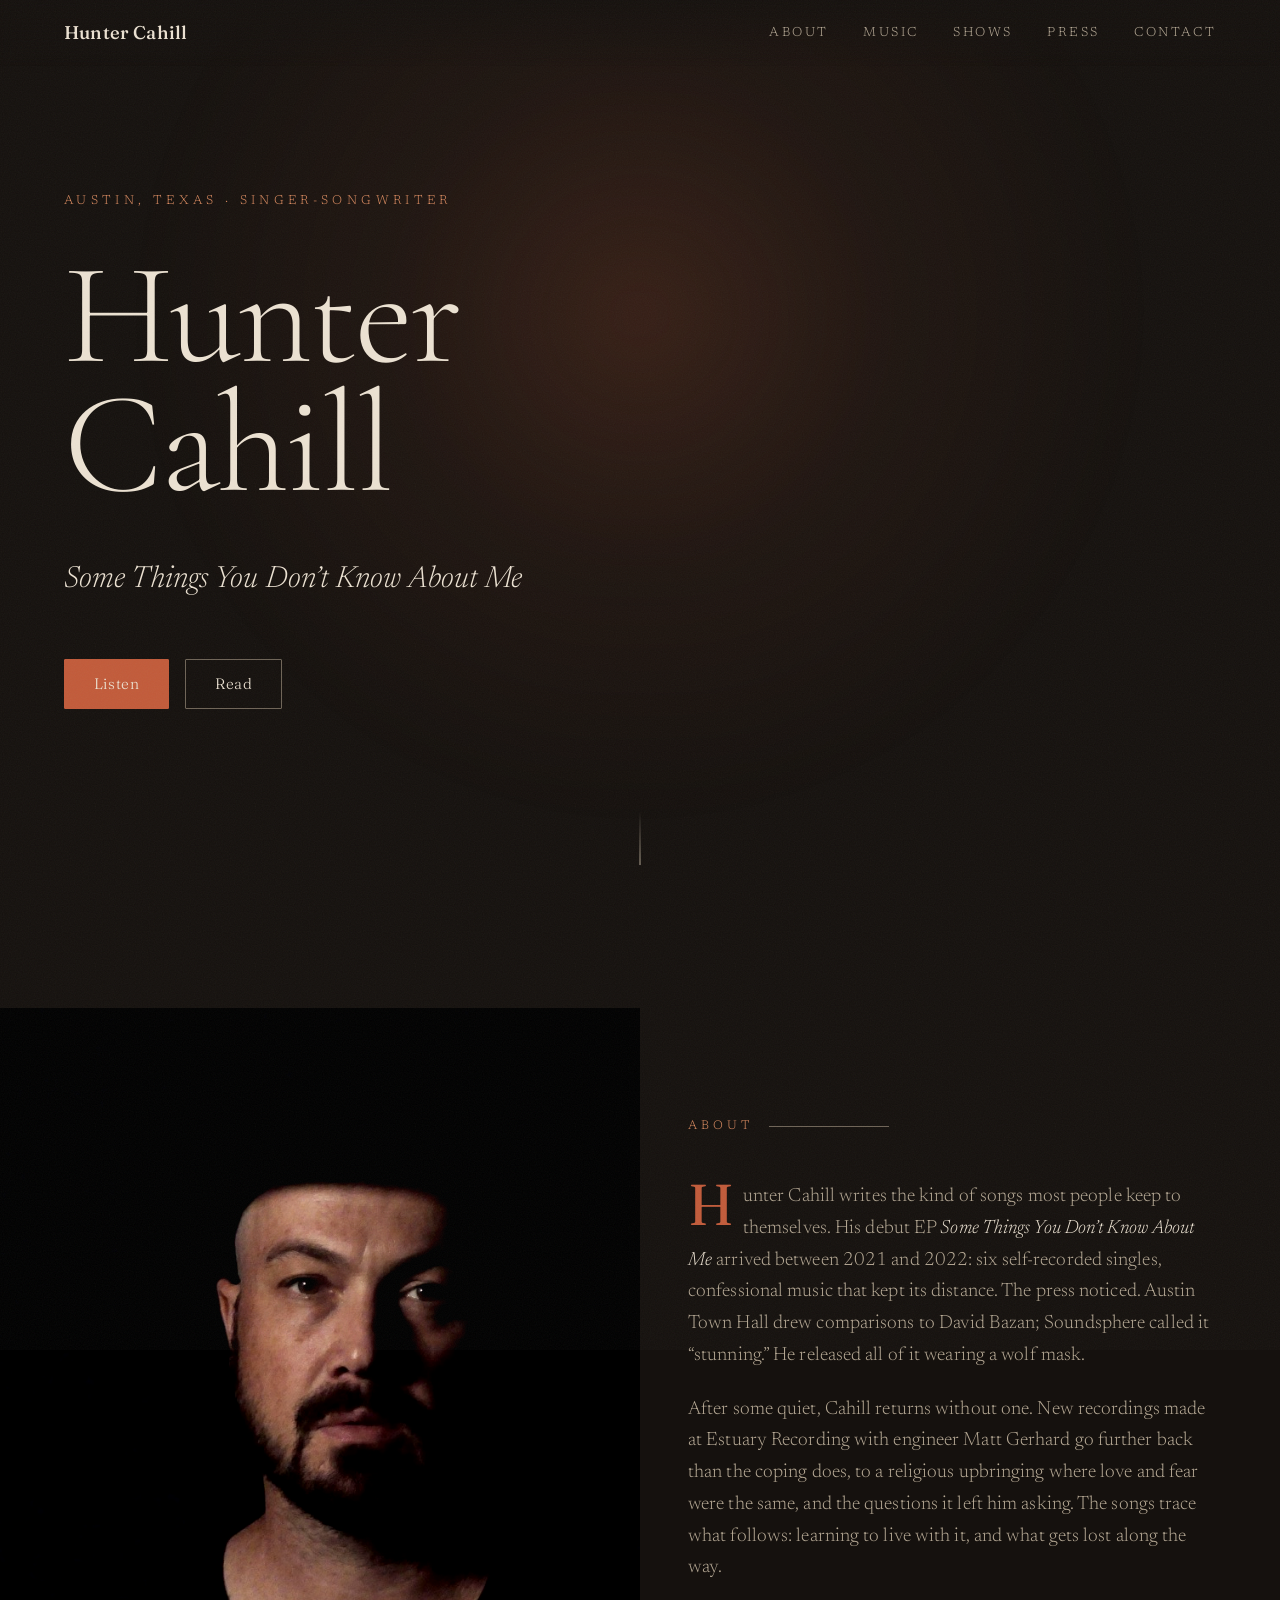
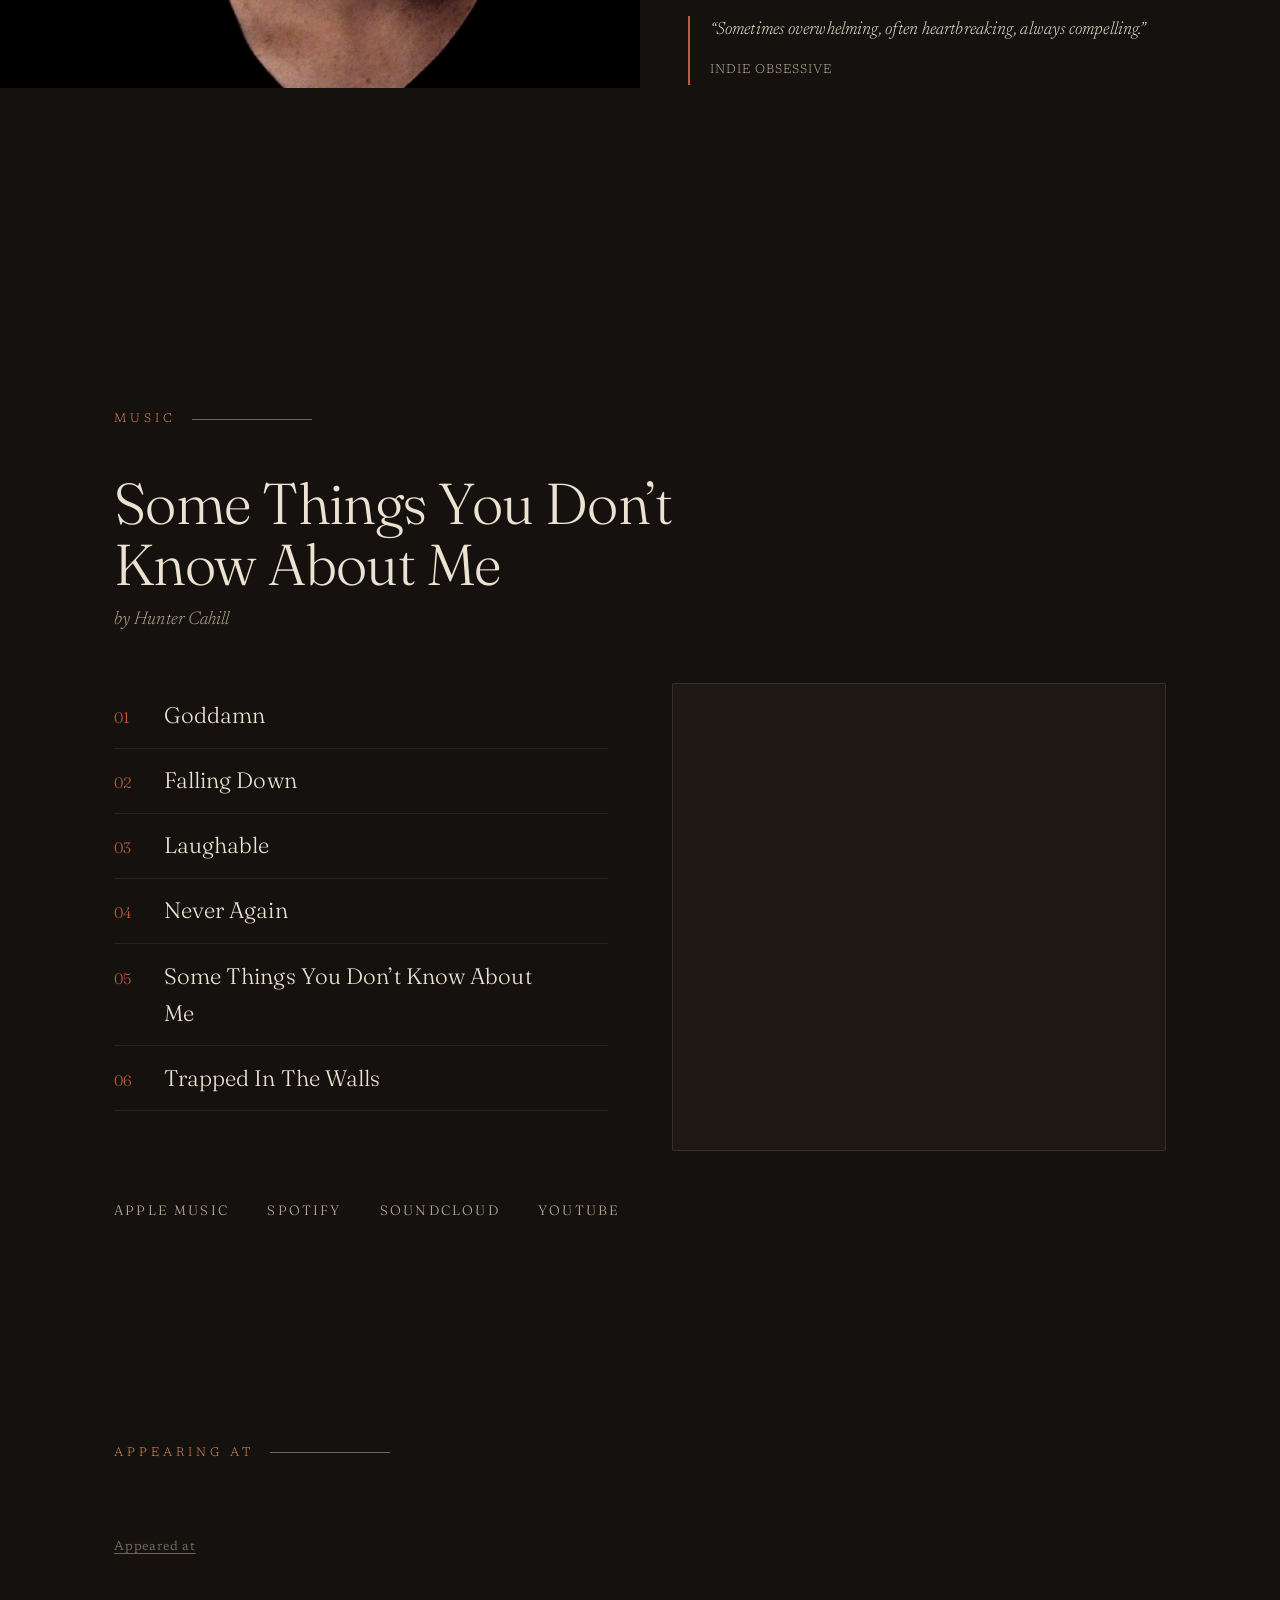
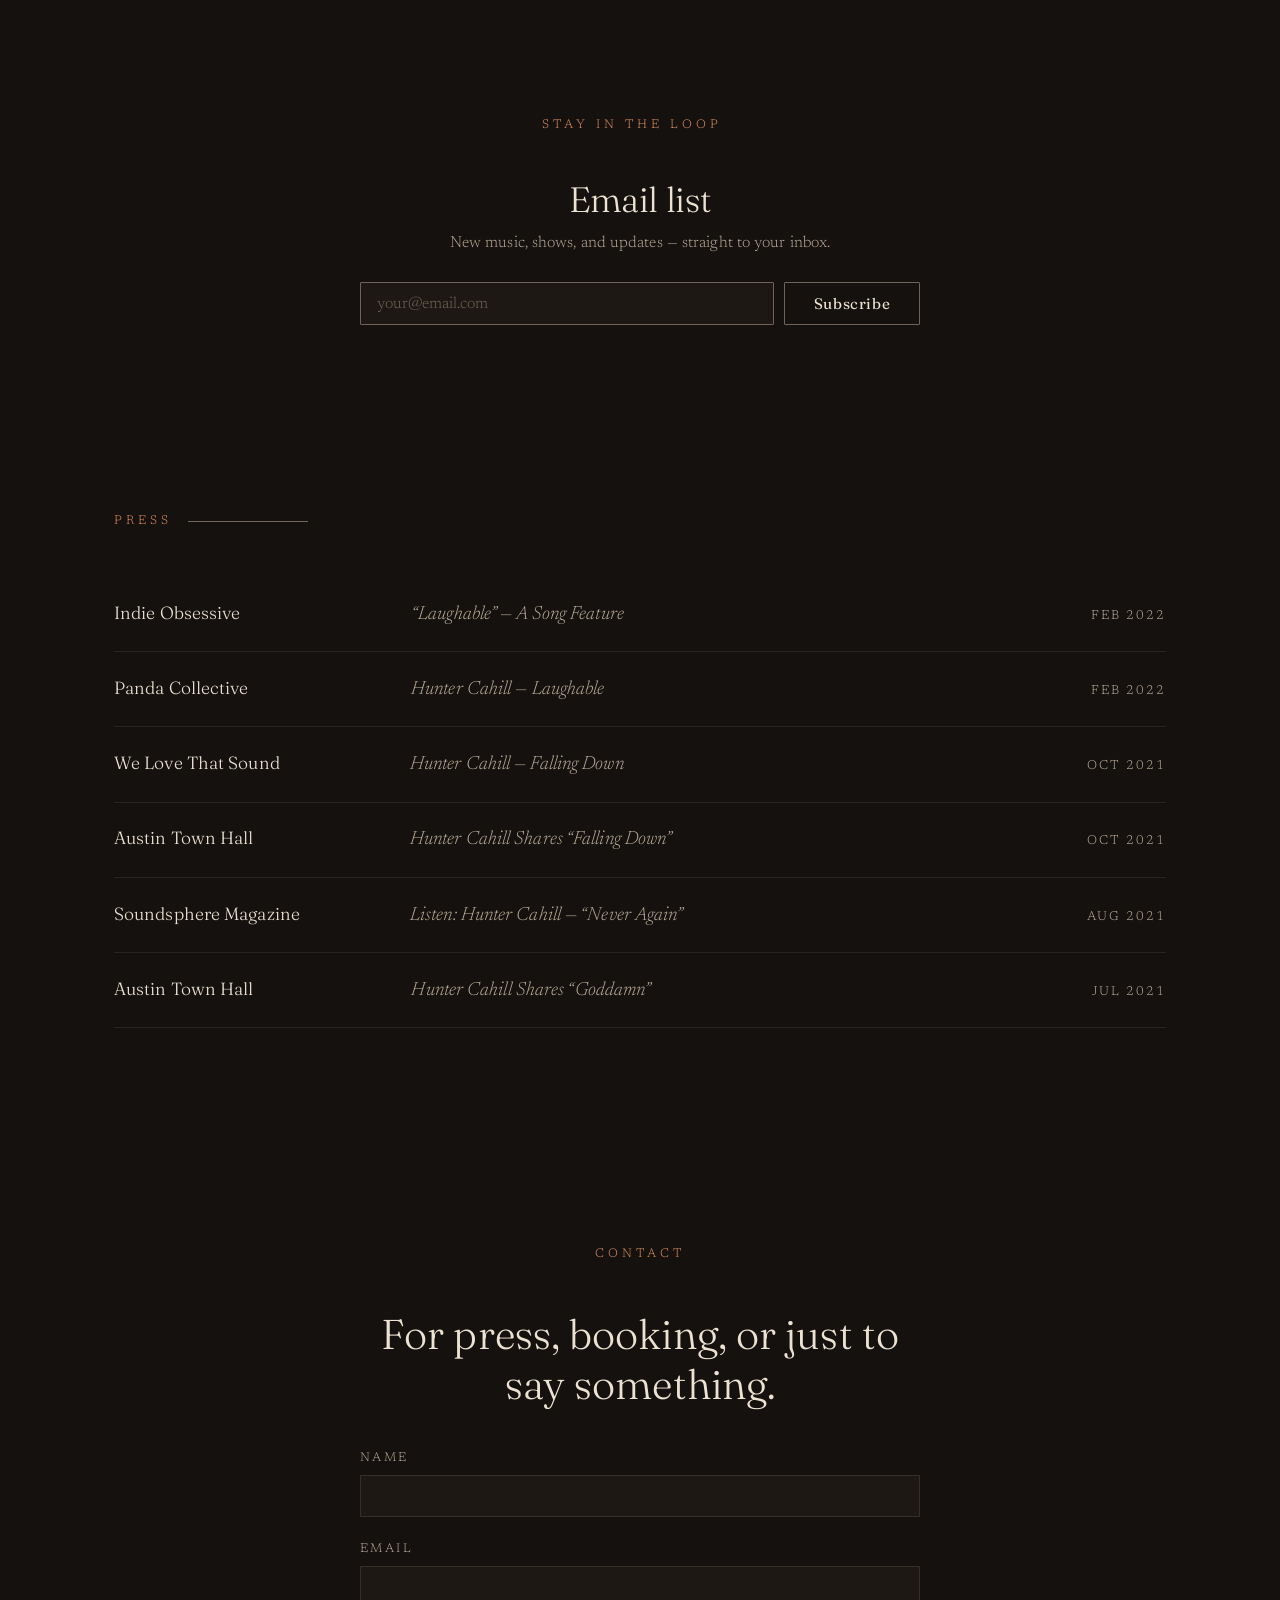
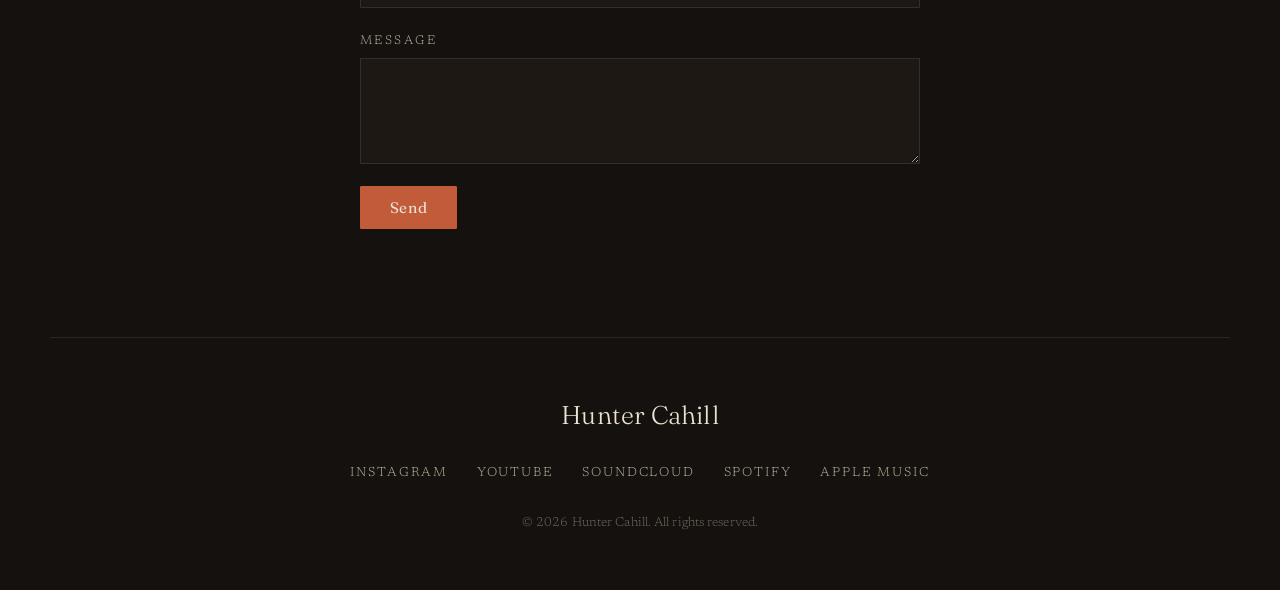
<file: index.html>
<!DOCTYPE html>
<html lang="en">
<head>
  <meta charset="UTF-8" />
  <meta name="viewport" content="width=device-width, initial-scale=1.0" />
  <script>document.documentElement.className += " js";</script>
  <title>Hunter Cahill</title>
  <meta name="description" content="Austin, Texas singer-songwriter Hunter Cahill. The ache and honesty of life in its most raw state — comforting in its profound vulnerability." />

  <!-- Open Graph / social -->
  <meta property="og:type" content="website" />
  <meta property="og:site_name" content="Hunter Cahill" />
  <meta property="og:title" content="Hunter Cahill" />
  <meta property="og:description" content="Austin, Texas singer-songwriter. The ache and honesty of life in its most raw state." />
  <meta property="og:url" content="https://www.huntercahill.com" />
  <meta property="og:image" content="https://www.huntercahill.com/assets/img/og-image.jpg" />
  <meta name="twitter:card" content="summary_large_image" />
  <meta name="twitter:title" content="Hunter Cahill" />
  <meta name="twitter:image" content="https://www.huntercahill.com/assets/img/og-image.jpg" />

  <link rel="icon" type="image/svg+xml" href="/assets/favicon.svg" />
  <link rel="canonical" href="https://www.huntercahill.com" />

  <!-- Fonts: Fraunces (display) + Cormorant Garamond (hero) + Newsreader (body) -->
  <link rel="preconnect" href="https://fonts.googleapis.com" />
  <link rel="preconnect" href="https://fonts.gstatic.com" crossorigin />
  <link href="https://fonts.googleapis.com/css2?family=Cormorant+Garamond:wght@300;400&family=Fraunces:ital,opsz,wght@0,9..144,100..900;1,9..144,100..900&family=Newsreader:ital,opsz,wght@0,6..72,300..600;1,6..72,300..600&display=swap" rel="stylesheet" />

  <link rel="stylesheet" href="/css/styles.css" />
</head>
<body>
  <!-- Film grain overlay -->
  <div class="grain" aria-hidden="true"></div>

  <!-- Navigation -->
  <header class="nav" id="top">
    <a class="nav__brand" href="#top" aria-label="Hunter Cahill — home">Hunter Cahill</a>
    <button class="nav__toggle" aria-label="Toggle menu" aria-expanded="false">
      <span></span><span></span>
    </button>
    <nav class="nav__links" aria-label="Primary">
      <a href="#about">About</a>
      <a href="#music">Music</a>
      <a href="#shows">Shows</a>
      <a href="#press">Press</a>
      <a href="#contact">Contact</a>
    </nav>
  </header>

  <main>
    <!-- Hero -->
    <section class="hero" id="hero">
      <div class="hero__glow" aria-hidden="true"></div>
      <div class="hero__inner">
        <p class="hero__eyebrow reveal">Austin, Texas &middot; Singer-Songwriter</p>
        <h1 class="hero__title reveal" data-delay="1">Hunter<br />Cahill</h1>
        <p class="hero__tagline reveal" data-delay="2"><em>Some Things You Don&rsquo;t Know About Me</em></p>
        <div class="hero__actions reveal" data-delay="3">
          <a class="btn" href="#music">Listen</a>
          <a class="btn btn--ghost" href="#about">Read</a>
        </div>
      </div>
      <a class="hero__scroll" href="#about" aria-label="Scroll to about">
        <span></span>
      </a>
    </section>

    <!-- About -->
    <section class="section about" id="about">
      <a class="about__photo-link" href="/assets/img/Hunter-Cahill-2026-03.jpg" target="_blank" rel="noopener" aria-label="Hunter Cahill photo (full resolution)">
        <img class="about__photo" src="/assets/img/Hunter-Cahill-2026-03-web.jpg" alt="Hunter Cahill" />
      </a>
      <div class="about__content">
        <p class="section__label">About</p>
        <div class="about__body">
          <p><span class="dropcap">H</span>unter Cahill writes the kind of songs most people keep to themselves. His debut EP <em>Some Things You Don&rsquo;t Know About Me</em> arrived between 2021 and 2022: six self-recorded singles, confessional music that kept its distance. The press noticed. Austin Town Hall drew comparisons to David Bazan; Soundsphere called it &ldquo;stunning.&rdquo; He released all of it wearing a wolf mask.</p>
          <p>After some quiet, Cahill returns without one. New recordings made at Estuary Recording with engineer Matt Gerhard go further back than the coping does, to a religious upbringing where love and fear were the same, and the questions it left him asking. The songs trace what follows: learning to live with it, and what gets lost along the way.</p>
          <blockquote>
            <p>&ldquo;Sometimes overwhelming, often heartbreaking, always compelling.&rdquo;</p>
            <cite>Indie Obsessive</cite>
          </blockquote>
        </div>
      </div>
    </section>

    <!-- Music -->
    <section class="section music" id="music">
      <p class="section__label">Music</p>

      <div class="music__head">
        <h2 class="music__album">Some Things You Don&rsquo;t Know About Me</h2>
        <p class="music__by">by Hunter Cahill</p>
      </div>

      <div class="music__grid">
        <!-- Tracklist — edit this list to update the record -->
        <ol class="tracklist" id="tracklist">
          <li data-track-index="0"><span class="track__num">01</span><span class="track__name">Goddamn</span><button class="track__lyrics-btn" aria-label="Lyrics for Goddamn">Lyrics</button></li>
          <li data-track-index="1"><span class="track__num">02</span><span class="track__name">Falling Down</span><button class="track__lyrics-btn" aria-label="Lyrics for Falling Down">Lyrics</button><a class="track__video-btn" href="/music/falling-down/">Video</a></li>
          <li data-track-index="2"><span class="track__num">03</span><span class="track__name">Laughable</span><button class="track__lyrics-btn" aria-label="Lyrics for Laughable">Lyrics</button></li>
          <li data-track-index="3"><span class="track__num">04</span><span class="track__name">Never Again</span><button class="track__lyrics-btn" aria-label="Lyrics for Never Again">Lyrics</button></li>
          <li data-track-index="4"><span class="track__num">05</span><span class="track__name">Some Things You Don&rsquo;t Know About Me</span><button class="track__lyrics-btn" aria-label="Lyrics for Some Things You Don't Know About Me">Lyrics</button></li>
          <li data-track-index="5"><span class="track__num">06</span><span class="track__name">Trapped In The Walls</span><button class="track__lyrics-btn" aria-label="Lyrics for Trapped In The Walls">Lyrics</button></li>
        </ol>

        <!-- Player -->
        <div class="player">
          <iframe
            id="sc-player"
            title="Hunter Cahill on SoundCloud"
            width="100%"
            height="450"
            scrolling="no"
            frameborder="no"
            allow="autoplay"
            src="https://w.soundcloud.com/player/?visual=true&url=https%3A%2F%2Fapi.soundcloud.com%2Fplaylists%2F1288093042&show_artwork=true&color=%23c25b3a"></iframe>
        </div>
      </div>

      <div class="streaming">
        <a class="streaming__link" href="https://music.apple.com/us/artist/hunter-cahill/1572225147" target="_blank" rel="noopener">Apple Music</a>
        <a class="streaming__link" href="https://open.spotify.com/artist/3ZRRh8ZLGeVQCQBd1S9OuK" target="_blank" rel="noopener">Spotify</a>
        <a class="streaming__link" href="https://soundcloud.com/huntercahill" target="_blank" rel="noopener">SoundCloud</a>
        <a class="streaming__link" href="https://www.youtube.com/channel/UCiPcSfXeqOwow5mSQeaxGfQ" target="_blank" rel="noopener">YouTube</a>
      </div>
    </section>

    <!-- Shows / On the Road -->
    <section class="section shows" id="shows">
      <p class="section__label">Appearing at</p>
      <ul class="shows__list">
        <li class="shows__item">
          <time class="shows__date" datetime="2026-07-01">Jul 1, 2026</time>
          <span class="shows__venue"><strong>Boomtown Saloon</strong></span>
          <span class="shows__location">Jacksonville, OR</span>
        </li>
        <li class="shows__item">
          <time class="shows__date" datetime="2026-07-08">Jul 8, 2026</time>
          <span class="shows__venue"><strong>Honey Moon Mead &amp; Cider</strong></span>
          <span class="shows__location">Bellingham, WA</span>
        </li>
        <li class="shows__item">
          <time class="shows__date" datetime="2026-07-16">Jul 16, 2026</time>
          <span class="shows__venue"><strong>Brown Lantern Alehouse</strong></span>
          <span class="shows__location">Anacortes, WA</span>
        </li>

        <li class="shows__item">
          <time class="shows__date" datetime="2026-07-28">Jul 28, 2026</time>
          <span class="shows__venue"><strong>Avogadro&rsquo;s Number</strong></span>
          <span class="shows__location">Fort Collins, CO</span>
        </li>
        <li class="shows__item">
          <time class="shows__date" datetime="2026-09-08">Sep 8, 2026</time>
          <span class="shows__venue"><strong>Cactus Cafe</strong></span>
          <span class="shows__location">Austin, TX</span>
        </li>
      </ul>
      <button class="shows__past-btn" id="shows-past-btn" hidden>Appeared at</button>
    </section>

    <!-- Newsletter -->
    <section class="section newsletter" id="newsletter">
      <p class="section__label">Stay in the loop</p>
      <div class="newsletter__wrap">
        <h2 class="newsletter__heading">Email list</h2>
        <p class="newsletter__sub">New music, shows, and updates — straight to your inbox.</p>
        <form class="newsletter__form" id="newsletter-form" novalidate>
          <div class="newsletter__row">
            <input class="newsletter__input" type="email" name="email" placeholder="your@email.com" required autocomplete="email" />
            <button class="newsletter__btn btn btn--ghost" type="submit">Subscribe</button>
          </div>
          <p class="newsletter__msg" id="newsletter-msg" aria-live="polite"></p>
        </form>
      </div>
    </section>

    <!-- Press -->
    <section class="section press" id="press">
      <p class="section__label">Press</p>
      <ul class="press__list">
        <li class="press__item">
          <a href="/press/indie-obsessive-laughable-by-hunter-cahill-a-song-feature/">
            <span class="press__pub">Indie Obsessive</span>
            <span class="press__title">&ldquo;Laughable&rdquo; &mdash; A Song Feature</span>
            <span class="press__date">Feb 2022</span>
          </a>
        </li>
        <li class="press__item">
          <a href="/press/panda-collective-hunter-cahill-laughable/">
            <span class="press__pub">Panda Collective</span>
            <span class="press__title">Hunter Cahill &mdash; Laughable</span>
            <span class="press__date">Feb 2022</span>
          </a>
        </li>
        <li class="press__item">
          <a href="/press/we-love-that-sound-hunter-cahill-falling-down/">
            <span class="press__pub">We Love That Sound</span>
            <span class="press__title">Hunter Cahill &mdash; Falling Down</span>
            <span class="press__date">Oct 2021</span>
          </a>
        </li>
        <li class="press__item">
          <a href="/press/austin-town-hall-hunter-cahill-shares-falling-down/">
            <span class="press__pub">Austin Town Hall</span>
            <span class="press__title">Hunter Cahill Shares &ldquo;Falling Down&rdquo;</span>
            <span class="press__date">Oct 2021</span>
          </a>
        </li>
        <li class="press__item">
          <a href="/press/soundsphere-magazine-listen-hunter-cahill-never-again/">
            <span class="press__pub">Soundsphere Magazine</span>
            <span class="press__title">Listen: Hunter Cahill &mdash; &ldquo;Never Again&rdquo;</span>
            <span class="press__date">Aug 2021</span>
          </a>
        </li>
        <li class="press__item">
          <a href="/press/austin-town-hall-hunter-cahill-shares-goddamn-single/">
            <span class="press__pub">Austin Town Hall</span>
            <span class="press__title">Hunter Cahill Shares &ldquo;Goddamn&rdquo;</span>
            <span class="press__date">Jul 2021</span>
          </a>
        </li>
      </ul>
    </section>

    <!-- Contact -->
    <section class="section contact" id="contact">
      <p class="section__label">Contact</p>
      <h2 class="contact__line">For press, booking, or just to say something.</h2>
      <form class="contact__form" action="https://formspree.io/f/mpqepdoa" method="POST">
        <div class="contact__field">
          <label for="name">Name</label>
          <input type="text" id="name" name="name" required autocomplete="name" />
        </div>
        <div class="contact__field">
          <label for="email">Email</label>
          <input type="email" id="email" name="email" required autocomplete="email" />
        </div>
        <div class="contact__field">
          <label for="message">Message</label>
          <textarea id="message" name="message" rows="5" required></textarea>
        </div>
        <button class="btn" type="submit">Send</button>
      </form>
    </section>
  </main>

  <footer class="footer">
    <p class="footer__name">Hunter Cahill</p>
    <nav class="footer__social" aria-label="Social">
      <a href="https://www.instagram.com/huntercahillmusic/" target="_blank" rel="noopener">Instagram</a>
      <a href="https://www.youtube.com/channel/UCiPcSfXeqOwow5mSQeaxGfQ" target="_blank" rel="noopener">YouTube</a>
      <a href="https://soundcloud.com/huntercahill" target="_blank" rel="noopener">SoundCloud</a>
      <a href="https://open.spotify.com/artist/3ZRRh8ZLGeVQCQBd1S9OuK" target="_blank" rel="noopener">Spotify</a>
      <a href="https://music.apple.com/us/artist/hunter-cahill/1572225147" target="_blank" rel="noopener">Apple Music</a>
    </nav>
    <p class="footer__legal">&copy; <span id="year"></span> Hunter Cahill. All rights reserved.</p>
  </footer>

  <!-- Appeared at modal -->
  <div class="shows-modal" id="shows-modal" role="dialog" aria-modal="true" aria-labelledby="shows-modal-title">
    <div class="shows-modal__backdrop"></div>
    <div class="shows-modal__panel">
      <button class="shows-modal__close" aria-label="Close appeared at">&times;</button>
      <h2 class="shows-modal__title" id="shows-modal-title">Appeared at</h2>
      <ul class="shows__list" id="shows-past-list"></ul>
    </div>
  </div>

  <!-- Lyrics modal -->
  <div class="lyrics-modal" id="lyrics-modal" role="dialog" aria-modal="true" aria-labelledby="lyrics-modal-title">
    <div class="lyrics-modal__backdrop"></div>
    <div class="lyrics-modal__panel">
      <button class="lyrics-modal__close" aria-label="Close lyrics">&times;</button>
      <span class="lyrics-modal__num" id="lyrics-modal-num"></span>
      <h2 class="lyrics-modal__title" id="lyrics-modal-title"></h2>
      <div class="lyrics-modal__body" id="lyrics-modal-body"></div>
    </div>
  </div>

  <script src="https://w.soundcloud.com/player/api.js"></script>
  <script src="/js/main.js" defer></script>
  <script>
    (function () {
      var SCRIPT_URL = 'https://script.google.com/macros/s/AKfycbwRGI6m2NEzIvwwI9YsKmlcKbLCpyrGjQQumZRkx_yQl4EyxymBjJD5WbU8S3xqtOjTYA/exec';
      var form = document.getElementById('newsletter-form');
      var msg  = document.getElementById('newsletter-msg');
      if (!form) return;
      form.addEventListener('submit', function (e) {
        e.preventDefault();
        var email = form.email.value.trim();
        if (!email) return;
        msg.textContent = 'Submitting…';
        fetch(SCRIPT_URL, {
          method: 'POST',
          mode: 'no-cors',
          headers: { 'Content-Type': 'application/json' },
          body: JSON.stringify({ email: email })
        }).then(function () {
          form.reset();
          msg.textContent = "You’re on the list.";
        }).catch(function () {
          msg.textContent = 'Something went wrong. Try again or email huntercahill@gmail.com.';
        });
      });
    }());
  </script>
</body>
</html>
</file>
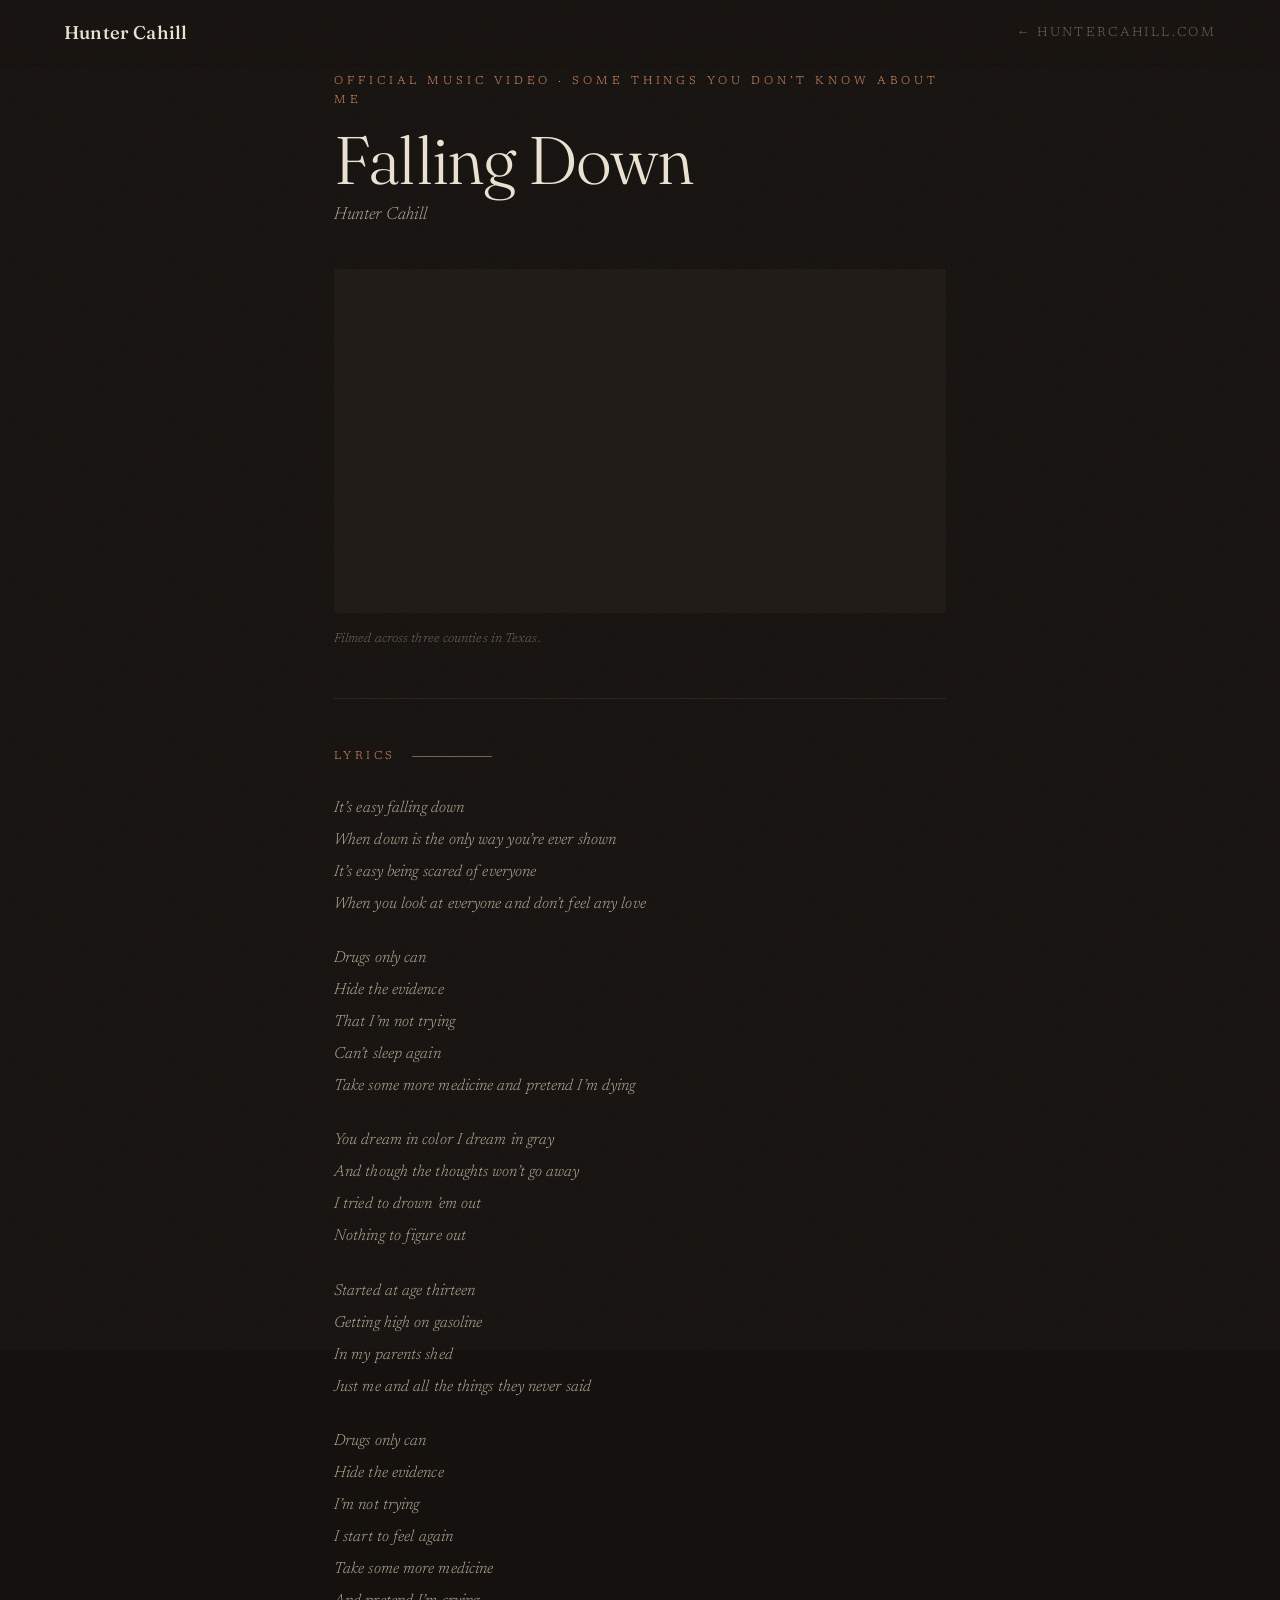
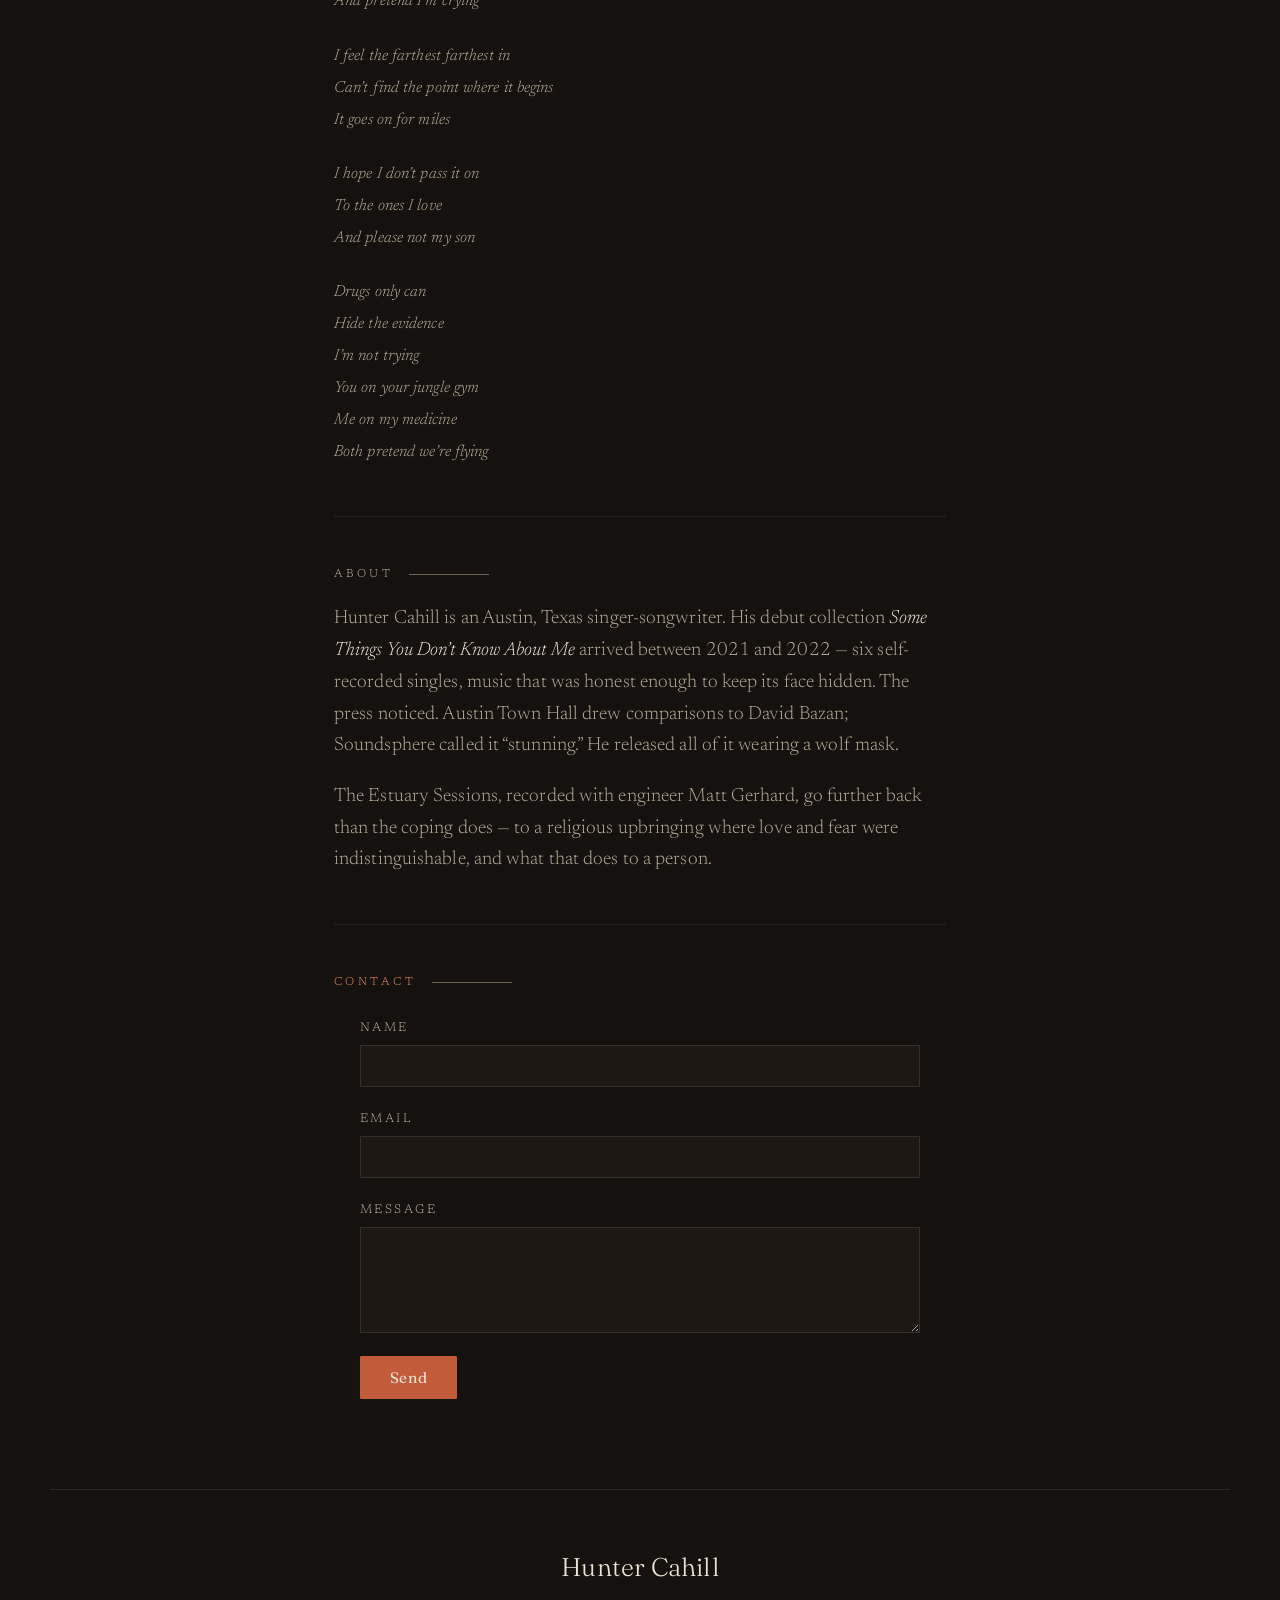
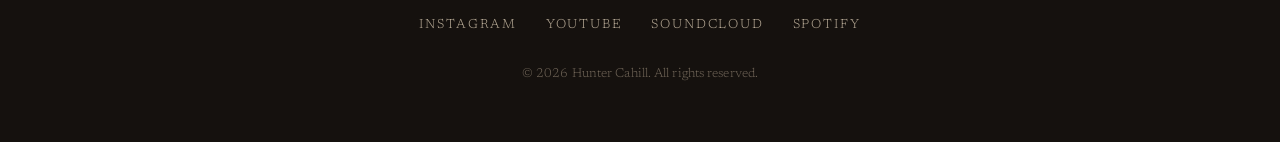
<file: music/falling-down/index.html>
<!DOCTYPE html>
<html lang="en">
<head>
  <meta charset="UTF-8" />
  <meta name="viewport" content="width=device-width, initial-scale=1.0" />
  <title>Falling Down &middot; Hunter Cahill</title>
  <meta name="description" content="Falling Down by Hunter Cahill — official music video. Filmed across three counties in Texas." />

  <!-- Open Graph -->
  <meta property="og:type" content="music.song" />
  <meta property="og:site_name" content="Hunter Cahill" />
  <meta property="og:title" content="Falling Down &mdash; Hunter Cahill" />
  <meta property="og:description" content="Official music video. Filmed across three counties in Texas." />
  <meta property="og:url" content="https://www.huntercahill.com/music/falling-down/" />
  <meta property="og:image" content="https://img.youtube.com/vi/pIWNOTxpHdk/maxresdefault.jpg" />
  <meta name="twitter:card" content="summary_large_image" />

  <link rel="canonical" href="https://www.huntercahill.com/music/falling-down/" />
  <link rel="icon" type="image/svg+xml" href="/assets/favicon.svg" />

  <link rel="preconnect" href="https://fonts.googleapis.com" />
  <link rel="preconnect" href="https://fonts.gstatic.com" crossorigin />
  <link href="https://fonts.googleapis.com/css2?family=Fraunces:ital,opsz,wght@0,9..144,100..900;1,9..144,100..900&family=Newsreader:ital,opsz,wght@0,6..72,300..600;1,6..72,300..600&display=swap" rel="stylesheet" />

  <link rel="stylesheet" href="/css/styles.css" />
  <style>
    .epk {
      max-width: 740px;
      margin: 0 auto;
      padding: clamp(3rem, 8vh, 5rem) var(--pad) clamp(4rem, 10vh, 7rem);
    }
    .epk__eyebrow {
      font-size: 0.72rem;
      text-transform: uppercase;
      letter-spacing: 0.34em;
      color: var(--ember-soft);
      margin-bottom: 1rem;
    }
    .epk__title {
      font-family: var(--font-display);
      font-weight: 300;
      font-size: clamp(2.4rem, 8vw, 4.2rem);
      line-height: 1.0;
      letter-spacing: -0.02em;
      margin-bottom: 0.5rem;
    }
    .epk__by {
      font-style: italic;
      color: var(--bone-dim);
      font-size: 1.1rem;
      margin-bottom: 2.4rem;
    }
    .epk__video-wrap {
      position: relative;
      width: 100%;
      aspect-ratio: 16/9;
      background: var(--ink-2);
      border-radius: 2px;
      overflow: hidden;
      margin-bottom: 1rem;
    }
    .epk__video-wrap iframe {
      position: absolute;
      inset: 0;
      width: 100%;
      height: 100%;
      border: none;
    }
    .epk__video-note {
      font-size: 0.8rem;
      font-style: italic;
      color: var(--bone-faint);
      margin-bottom: 3rem;
      padding-bottom: 3rem;
      border-bottom: 1px solid rgba(111,100,87,0.22);
    }
    .epk-section-label {
      font-size: 0.72rem;
      text-transform: uppercase;
      letter-spacing: 0.3em;
      color: var(--ember-soft);
      margin-bottom: 1.6rem;
      display: flex;
      align-items: center;
      gap: 1rem;
    }
    .epk-section-label::after {
      content: "";
      flex: 1;
      height: 1px;
      max-width: 80px;
      background: var(--bone-faint);
    }
    .epk__lyrics { margin-bottom: 3rem; }
    .lyrics-body {
      font-style: italic;
      font-weight: 300;
      font-size: 1rem;
      line-height: 2;
      color: var(--bone-dim);
    }
    .lyrics-body p { margin-bottom: 1.4rem; }
    .lyrics-body p:last-child { margin-bottom: 0; }
    .epk__bio {
      margin-bottom: 3rem;
      padding-top: 3rem;
      border-top: 1px solid rgba(111,100,87,0.22);
    }
    .epk__bio p { color: var(--bone-dim); margin-bottom: 1.2rem; }
    .epk__bio p:last-child { margin-bottom: 0; }
    .epk__bio em { color: var(--bone); }
    .epk__contact {
      padding-top: 3rem;
      border-top: 1px solid rgba(111,100,87,0.22);
    }
  </style>
</head>
<body>
  <div class="grain" aria-hidden="true"></div>

  <header class="nav" id="top">
    <a class="nav__brand" href="/">Hunter Cahill</a>
    <a href="/" style="font-size:0.82rem;text-transform:uppercase;letter-spacing:0.18em;color:var(--bone-faint);">&larr; huntercahill.com</a>
  </header>

  <main class="epk">

    <p class="epk__eyebrow">Official Music Video &middot; Some Things You Don&rsquo;t Know About Me</p>
    <h1 class="epk__title">Falling Down</h1>
    <p class="epk__by">Hunter Cahill</p>

    <div class="epk__video-wrap">
      <iframe
        src="https://www.youtube.com/embed/pIWNOTxpHdk"
        title="Hunter Cahill — Falling Down (Official Music Video)"
        allow="accelerometer; autoplay; clipboard-write; encrypted-media; gyroscope; picture-in-picture; web-share"
        allowfullscreen></iframe>
    </div>
    <p class="epk__video-note">Filmed across three counties in Texas.</p>

    <div class="epk__lyrics">
      <p class="epk-section-label">Lyrics</p>
      <div class="lyrics-body">
        <p>It&rsquo;s easy falling down<br>When down is the only way you&rsquo;re ever shown<br>It&rsquo;s easy being scared of everyone<br>When you look at everyone and don&rsquo;t feel any love</p>
        <p>Drugs only can<br>Hide the evidence<br>That I&rsquo;m not trying<br>Can&rsquo;t sleep again<br>Take some more medicine and pretend I&rsquo;m dying</p>
        <p>You dream in color I dream in gray<br>And though the thoughts won&rsquo;t go away<br>I tried to drown &rsquo;em out<br>Nothing to figure out</p>
        <p>Started at age thirteen<br>Getting high on gasoline<br>In my parents shed<br>Just me and all the things they never said</p>
        <p>Drugs only can<br>Hide the evidence<br>I&rsquo;m not trying<br>I start to feel again<br>Take some more medicine<br>And pretend I&rsquo;m crying</p>
        <p>I feel the farthest farthest in<br>Can&rsquo;t find the point where it begins<br>It goes on for miles</p>
        <p>I hope I don&rsquo;t pass it on<br>To the ones I love<br>And please not my son</p>
        <p>Drugs only can<br>Hide the evidence<br>I&rsquo;m not trying<br>You on your jungle gym<br>Me on my medicine<br>Both pretend we&rsquo;re flying</p>
      </div>
    </div>

    <div class="epk__bio">
      <p class="epk-section-label">About</p>
      <p>Hunter Cahill is an Austin, Texas singer-songwriter. His debut collection <em>Some Things You Don&rsquo;t Know About Me</em> arrived between 2021 and 2022 &mdash; six self-recorded singles, music that was honest enough to keep its face hidden. The press noticed. Austin Town Hall drew comparisons to David Bazan; Soundsphere called it &ldquo;stunning.&rdquo; He released all of it wearing a wolf mask.</p>
      <p>The Estuary Sessions, recorded with engineer Matt Gerhard, go further back than the coping does &mdash; to a religious upbringing where love and fear were indistinguishable, and what that does to a person.</p>
    </div>

    <div class="epk__contact">
      <p class="epk-section-label">Contact</p>
      <form class="contact__form" action="https://formspree.io/f/mpqepdoa" method="POST">
        <div class="contact__field">
          <label for="name">Name</label>
          <input type="text" id="name" name="name" required autocomplete="name" />
        </div>
        <div class="contact__field">
          <label for="email">Email</label>
          <input type="email" id="email" name="email" required autocomplete="email" />
        </div>
        <div class="contact__field">
          <label for="message">Message</label>
          <textarea id="message" name="message" rows="5" required></textarea>
        </div>
        <button class="btn" type="submit">Send</button>
      </form>
    </div>

  </main>

  <footer class="footer">
    <p class="footer__name">Hunter Cahill</p>
    <nav class="footer__social" aria-label="Social">
      <a href="https://www.instagram.com/huntercahillmusic/" target="_blank" rel="noopener">Instagram</a>
      <a href="https://www.youtube.com/channel/UCiPcSfXeqOwow5mSQeaxGfQ" target="_blank" rel="noopener">YouTube</a>
      <a href="https://soundcloud.com/huntercahill" target="_blank" rel="noopener">SoundCloud</a>
      <a href="https://open.spotify.com/artist/3ZRRh8ZLGeVQCQBd1S9OuK" target="_blank" rel="noopener">Spotify</a>
    </nav>
    <p class="footer__legal">&copy; <span id="year"></span> Hunter Cahill. All rights reserved.</p>
  </footer>

  <script>document.getElementById("year").textContent = new Date().getFullYear();</script>
</body>
</html>
</file>
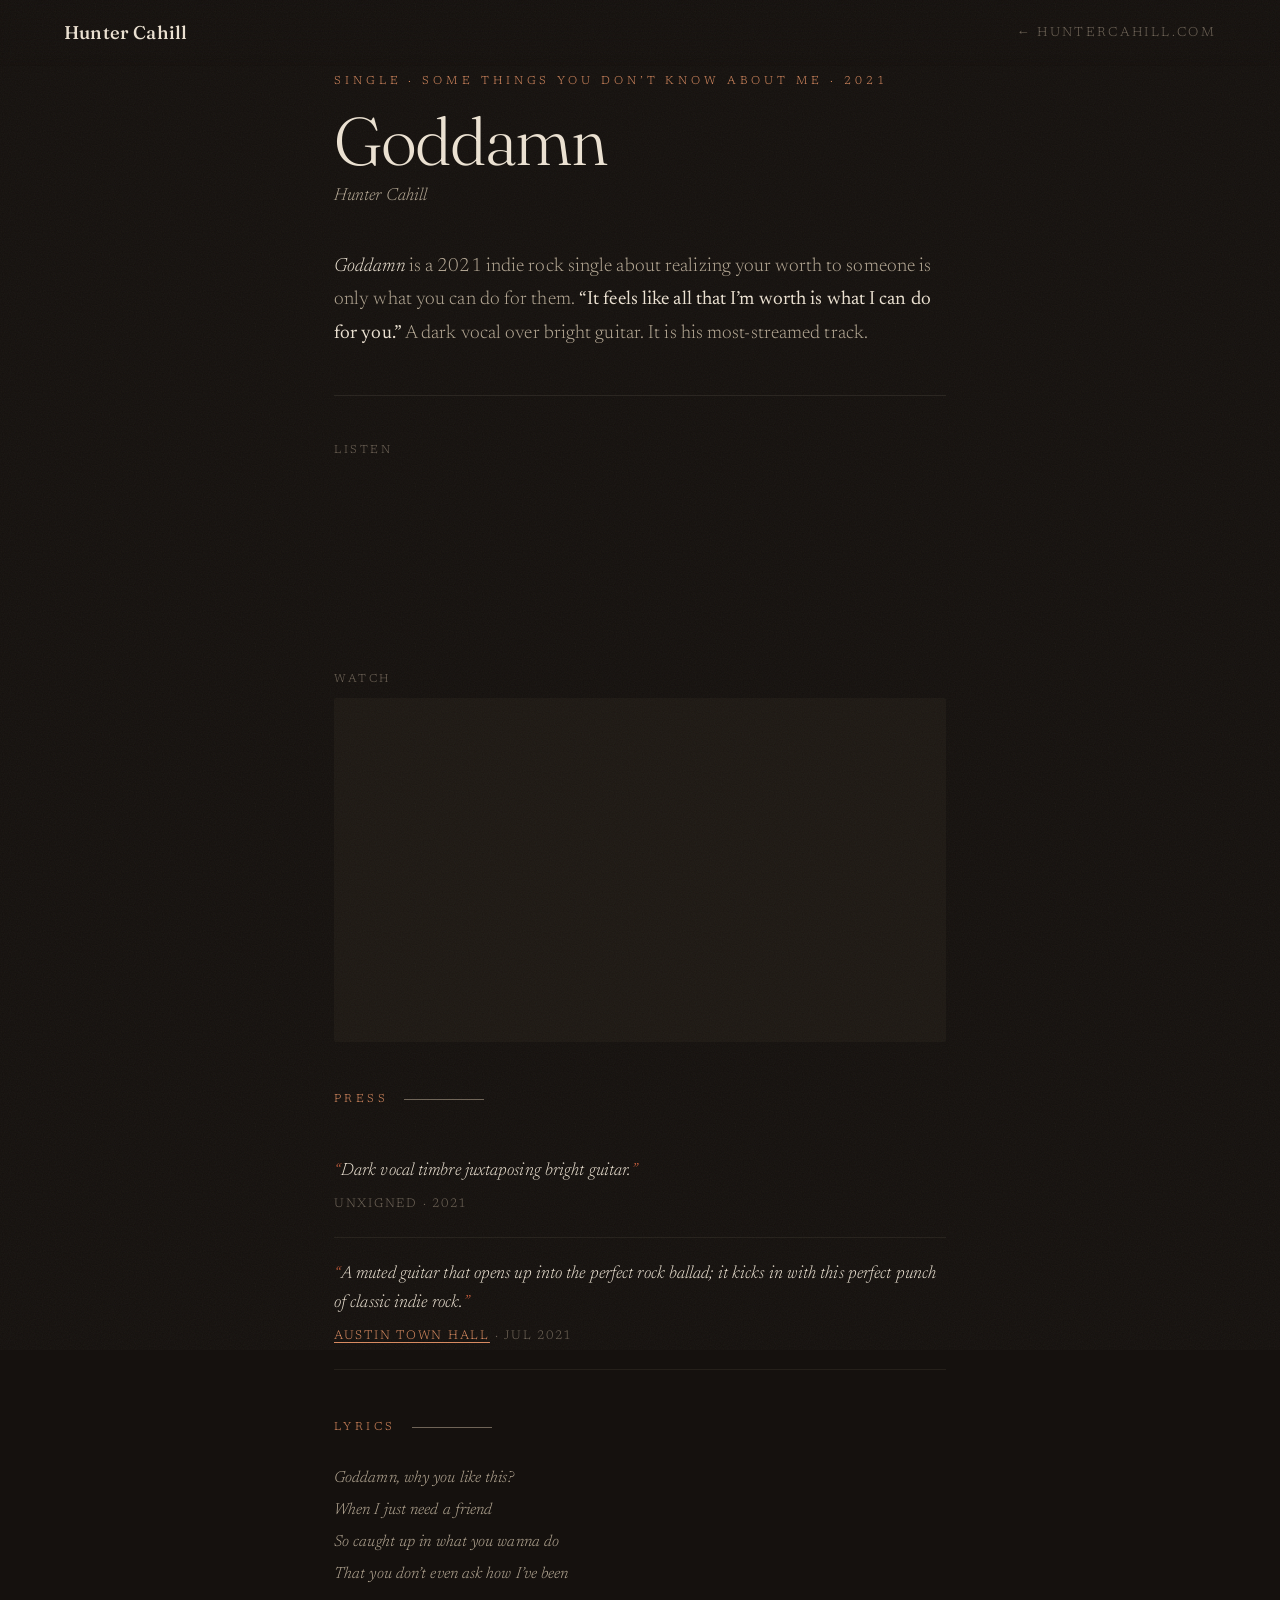
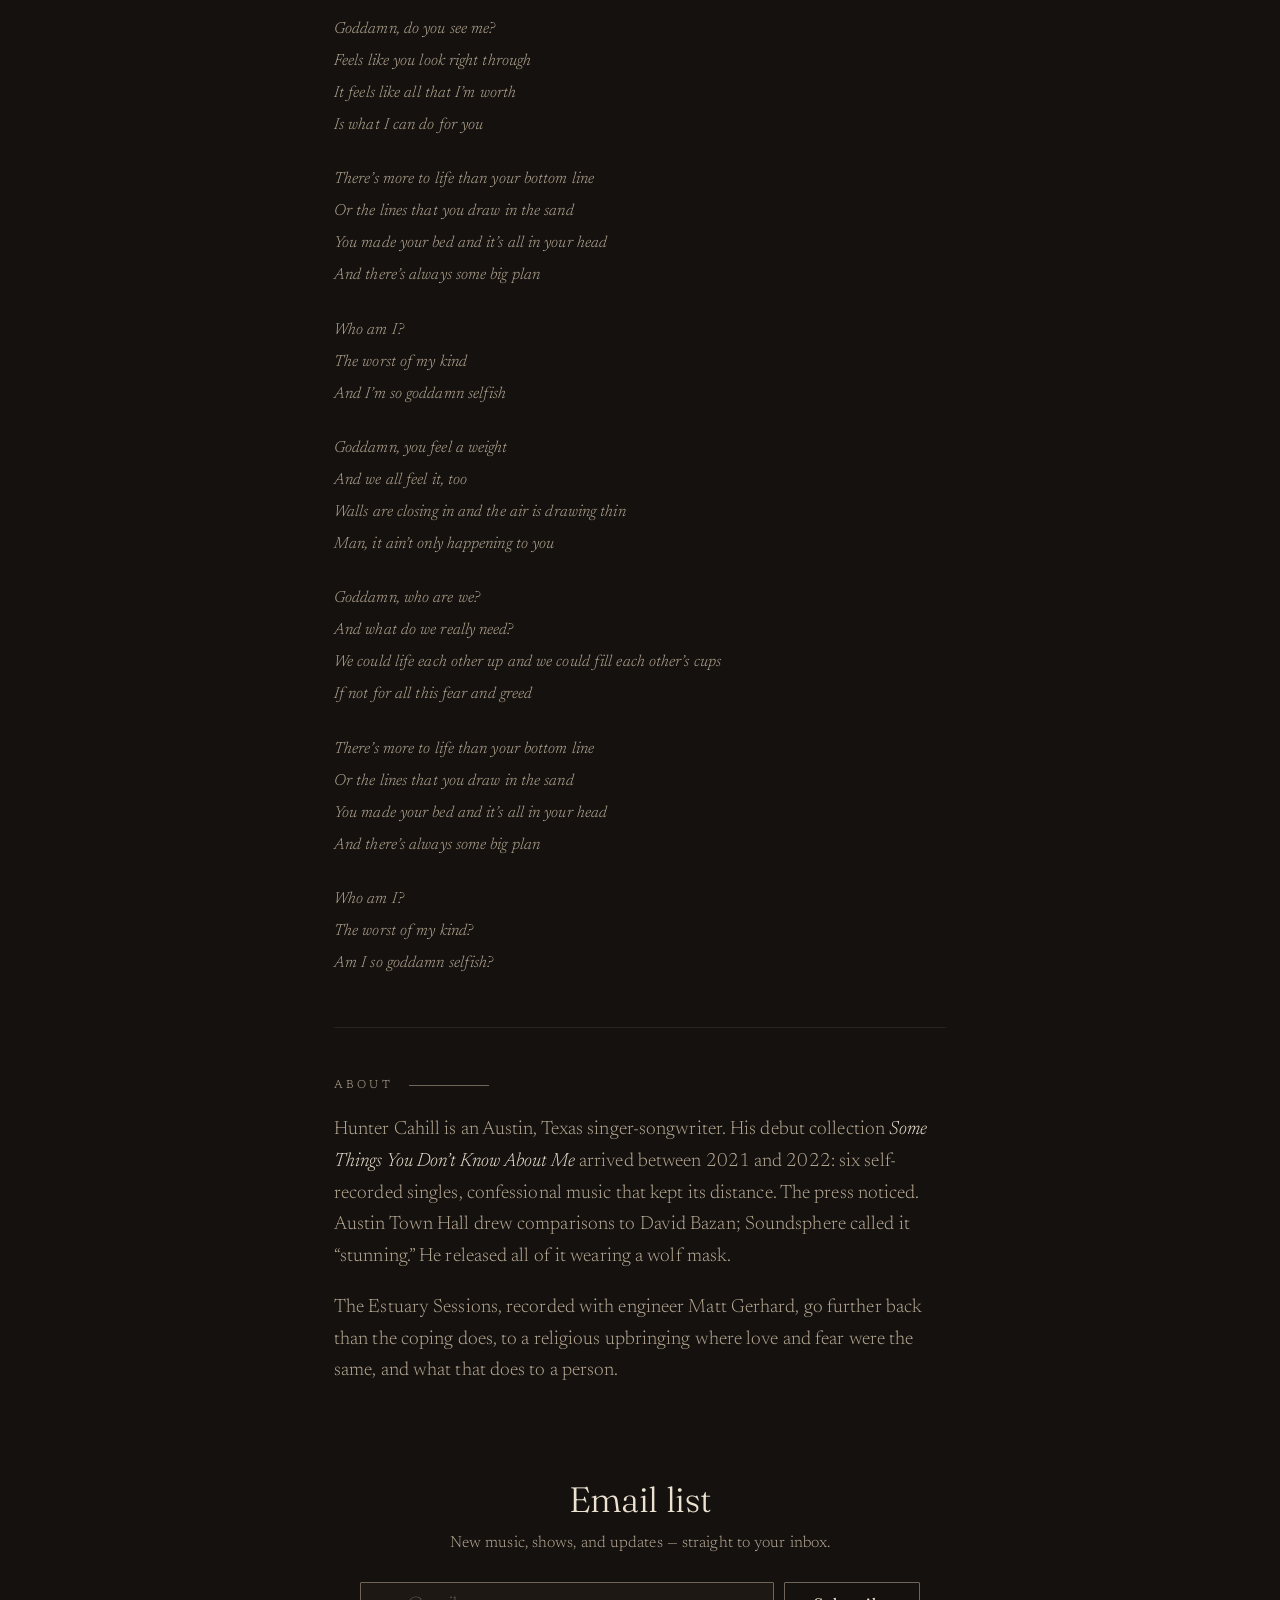
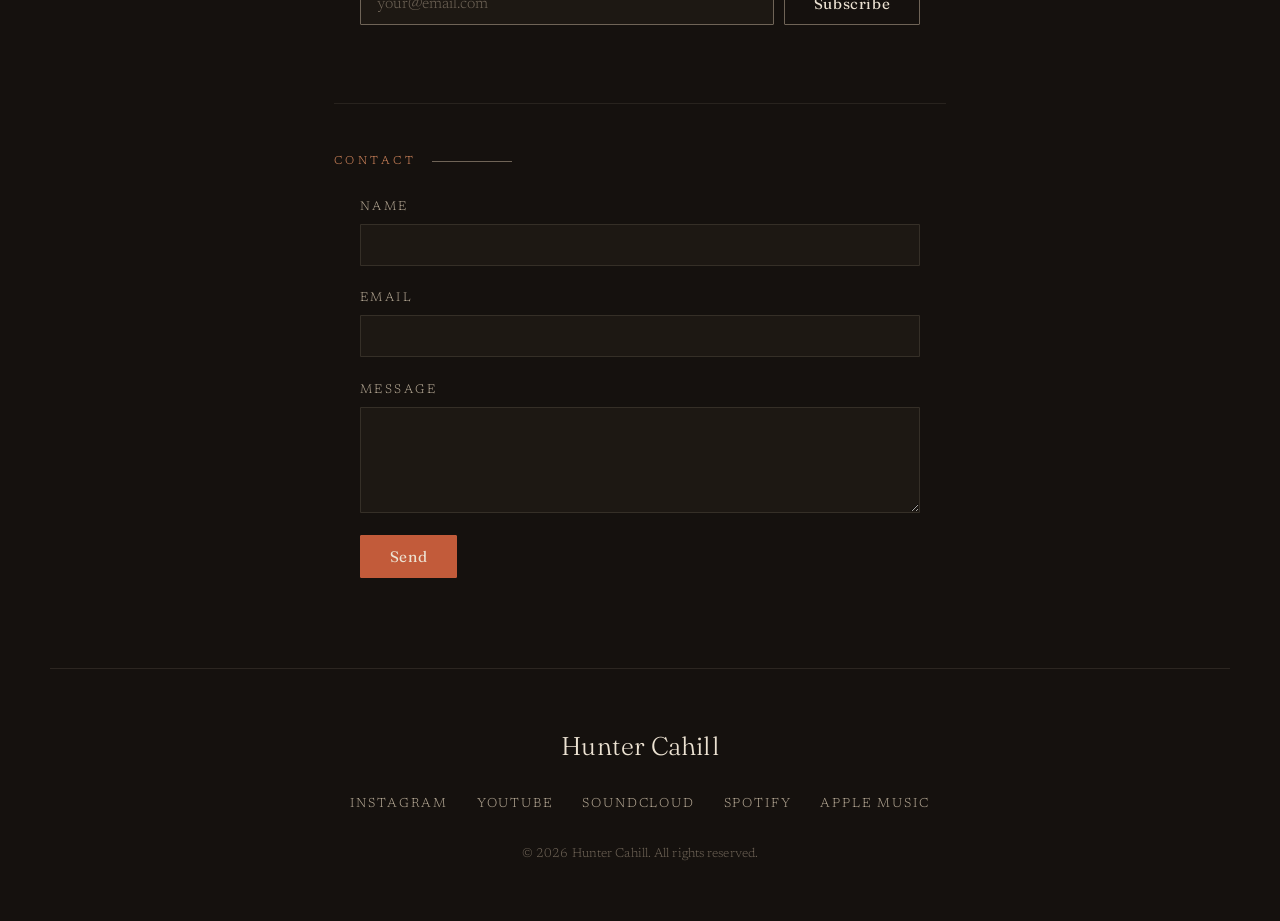
<file: music/goddamn/index.html>
<!DOCTYPE html>
<html lang="en">
<head>
  <meta charset="UTF-8" />
  <meta name="viewport" content="width=device-width, initial-scale=1.0" />
  <title>Goddamn &middot; Hunter Cahill</title>
  <meta name="description" content="Goddamn by Hunter Cahill. 2021 indie rock single from Some Things You Don't Know About Me. His most-streamed track." />

  <!-- Open Graph -->
  <meta property="og:type" content="music.song" />
  <meta property="og:site_name" content="Hunter Cahill" />
  <meta property="og:title" content="Goddamn &middot; Hunter Cahill" />
  <meta property="og:description" content="2021 indie rock single. A dark vocal over bright guitar. His most-streamed track." />
  <meta property="og:url" content="https://www.huntercahill.com/music/goddamn/" />
  <meta property="og:image" content="https://www.huntercahill.com/assets/img/Hunter-Cahill.jpg" />
  <meta name="twitter:card" content="summary_large_image" />

  <link rel="canonical" href="https://www.huntercahill.com/music/goddamn/" />
  <link rel="icon" type="image/svg+xml" href="/assets/favicon.svg" />

  <link rel="preconnect" href="https://fonts.googleapis.com" />
  <link rel="preconnect" href="https://fonts.gstatic.com" crossorigin />
  <link href="https://fonts.googleapis.com/css2?family=Fraunces:ital,opsz,wght@0,9..144,100..900;1,9..144,100..900&family=Newsreader:ital,opsz,wght@0,6..72,300..600;1,6..72,300..600&display=swap" rel="stylesheet" />

  <link rel="stylesheet" href="/css/styles.css" />
  <style>
    .epk {
      max-width: 740px;
      margin: 0 auto;
      padding: clamp(3rem, 8vh, 5rem) var(--pad) clamp(4rem, 10vh, 7rem);
    }
    .epk__eyebrow {
      font-size: 0.72rem;
      text-transform: uppercase;
      letter-spacing: 0.34em;
      color: var(--ember-soft);
      margin-bottom: 1rem;
    }
    .epk__title {
      font-family: var(--font-display);
      font-weight: 300;
      font-size: clamp(2.4rem, 8vw, 4.2rem);
      line-height: 1.0;
      letter-spacing: -0.02em;
      margin-bottom: 0.5rem;
    }
    .epk__by {
      font-style: italic;
      color: var(--bone-dim);
      font-size: 1.1rem;
      margin-bottom: 2.4rem;
    }
    .epk__pitch {
      color: var(--bone-dim);
      line-height: 1.75;
      margin-bottom: 2.8rem;
      padding-bottom: 2.8rem;
      border-bottom: 1px solid rgba(111,100,87,0.22);
    }
    .epk__pitch em { color: var(--bone); font-style: italic; }
    .epk__pitch strong { color: var(--bone); font-weight: 400; }
    .epk__player-wrap { margin-bottom: 3rem; }
    .epk__player-label {
      font-size: 0.72rem;
      text-transform: uppercase;
      letter-spacing: 0.22em;
      color: var(--bone-faint);
      margin-bottom: 0.6rem;
    }
    .epk__player-wrap iframe {
      width: 100%;
      height: 152px;
      border: none;
      border-radius: 2px;
    }
    .epk__video-wrap {
      position: relative;
      width: 100%;
      aspect-ratio: 16/9;
      background: var(--ink-2);
      border-radius: 2px;
      overflow: hidden;
      margin-bottom: 3rem;
    }
    .epk__video-wrap iframe {
      position: absolute;
      inset: 0;
      width: 100%;
      height: 100%;
      border: none;
    }
    .epk-section-label {
      font-size: 0.72rem;
      text-transform: uppercase;
      letter-spacing: 0.3em;
      color: var(--ember-soft);
      margin-bottom: 1.6rem;
      display: flex;
      align-items: center;
      gap: 1rem;
    }
    .epk-section-label::after {
      content: "";
      flex: 1;
      height: 1px;
      max-width: 80px;
      background: var(--bone-faint);
    }
    .epk__press { margin-bottom: 3rem; }
    .press-quote {
      padding: 1.4rem 0;
      border-bottom: 1px solid rgba(111,100,87,0.18);
    }
    .press-quote:first-child { border-top: 1px solid rgba(111,100,87,0.18); }
    .press-quote__text {
      font-style: italic;
      font-size: clamp(1rem, 1.4vw, 1.15rem);
      color: var(--bone);
      line-height: 1.6;
      margin-bottom: 0.5rem;
    }
    .press-quote__text::before { content: "\201C"; color: var(--ember); margin-right: 0.05em; }
    .press-quote__text::after  { content: "\201D"; color: var(--ember); margin-left: 0.05em; }
    .press-quote__source {
      font-size: 0.78rem;
      text-transform: uppercase;
      letter-spacing: 0.14em;
      color: var(--bone-faint);
    }
    .press-quote__source a { color: var(--ember-soft); text-decoration: underline; text-underline-offset: 3px; }
    .epk__lyrics { margin-bottom: 3rem; }
    .lyrics-body {
      font-style: italic;
      font-weight: 300;
      font-size: 1rem;
      line-height: 2;
      color: var(--bone-dim);
    }
    .lyrics-body p { margin-bottom: 1.4rem; }
    .lyrics-body p:last-child { margin-bottom: 0; }
    .epk__bio {
      margin-bottom: 3rem;
      padding-top: 3rem;
      border-top: 1px solid rgba(111,100,87,0.22);
    }
    .epk__bio p { color: var(--bone-dim); margin-bottom: 1.2rem; }
    .epk__bio p:last-child { margin-bottom: 0; }
    .epk__bio em { color: var(--bone); }
    .epk__contact {
      padding-top: 3rem;
      border-top: 1px solid rgba(111,100,87,0.22);
    }
  </style>
</head>
<body>
  <div class="grain" aria-hidden="true"></div>

  <header class="nav" id="top">
    <a class="nav__brand" href="/">Hunter Cahill</a>
    <a href="/" style="font-size:0.82rem;text-transform:uppercase;letter-spacing:0.18em;color:var(--bone-faint);">&larr; huntercahill.com</a>
  </header>

  <main class="epk">

    <p class="epk__eyebrow">Single &middot; Some Things You Don&rsquo;t Know About Me &middot; 2021</p>
    <h1 class="epk__title">Goddamn</h1>
    <p class="epk__by">Hunter Cahill</p>

    <p class="epk__pitch">
      <em>Goddamn</em> is a 2021 indie rock single about realizing your worth to someone is only what you can do for them. <strong>&ldquo;It feels like all that I&rsquo;m worth is what I can do for you.&rdquo;</strong> A dark vocal over bright guitar. It is his most-streamed track.
    </p>

    <div class="epk__player-wrap">
      <p class="epk__player-label">Listen</p>
      <iframe
        src="https://open.spotify.com/embed/track/36NoQ58FCqdcgh86DTPXLB"
        title="Goddamn by Hunter Cahill on Spotify"
        loading="lazy"
        allow="autoplay; clipboard-write; encrypted-media; fullscreen; picture-in-picture"></iframe>
    </div>

    <p class="epk__player-label">Watch</p>
    <div class="epk__video-wrap">
      <iframe
        src="https://www.youtube.com/embed/rpMIdg_jDxA"
        title="Hunter Cahill - Goddamn (Official Music Video)"
        loading="lazy"
        allow="accelerometer; autoplay; clipboard-write; encrypted-media; gyroscope; picture-in-picture; web-share"
        allowfullscreen></iframe>
    </div>

    <div class="epk__press">
      <p class="epk-section-label">Press</p>
      <div class="press-quote">
        <p class="press-quote__text">Dark vocal timbre juxtaposing bright guitar.</p>
        <p class="press-quote__source">Unxigned &middot; 2021</p>
      </div>
      <div class="press-quote">
        <p class="press-quote__text">A muted guitar that opens up into the perfect rock ballad; it kicks in with this perfect punch of classic indie rock.</p>
        <p class="press-quote__source"><a href="/press/austin-town-hall-hunter-cahill-shares-goddamn-single/">Austin Town Hall</a> &middot; Jul 2021</p>
      </div>
    </div>

    <div class="epk__lyrics">
      <p class="epk-section-label">Lyrics</p>
      <div class="lyrics-body">
        <p>Goddamn, why you like this?<br>When I just need a friend<br>So caught up in what you wanna do<br>That you don&rsquo;t even ask how I&rsquo;ve been</p>
        <p>Goddamn, do you see me?<br>Feels like you look right through<br>It feels like all that I&rsquo;m worth<br>Is what I can do for you</p>
        <p>There&rsquo;s more to life than your bottom line<br>Or the lines that you draw in the sand<br>You made your bed and it&rsquo;s all in your head<br>And there&rsquo;s always some big plan</p>
        <p>Who am I?<br>The worst of my kind<br>And I&rsquo;m so goddamn selfish</p>
        <p>Goddamn, you feel a weight<br>And we all feel it, too<br>Walls are closing in and the air is drawing thin<br>Man, it ain&rsquo;t only happening to you</p>
        <p>Goddamn, who are we?<br>And what do we really need?<br>We could life each other up and we could fill each other&rsquo;s cups<br>If not for all this fear and greed</p>
        <p>There&rsquo;s more to life than your bottom line<br>Or the lines that you draw in the sand<br>You made your bed and it&rsquo;s all in your head<br>And there&rsquo;s always some big plan</p>
        <p>Who am I?<br>The worst of my kind?<br>Am I so goddamn selfish?</p>
      </div>
    </div>

    <div class="epk__bio">
      <p class="epk-section-label">About</p>
      <p>Hunter Cahill is an Austin, Texas singer-songwriter. His debut collection <em>Some Things You Don&rsquo;t Know About Me</em> arrived between 2021 and 2022: six self-recorded singles, confessional music that kept its distance. The press noticed. Austin Town Hall drew comparisons to David Bazan; Soundsphere called it &ldquo;stunning.&rdquo; He released all of it wearing a wolf mask.</p>
      <p>The Estuary Sessions, recorded with engineer Matt Gerhard, go further back than the coping does, to a religious upbringing where love and fear were the same, and what that does to a person.</p>
    </div>

    <section class="newsletter">
      <div class="newsletter__wrap">
        <h2 class="newsletter__heading">Email list</h2>
        <p class="newsletter__sub">New music, shows, and updates &mdash; straight to your inbox.</p>
        <form class="newsletter__form" id="newsletter-form" novalidate>
          <div class="newsletter__row">
            <input class="newsletter__input" type="email" name="email" placeholder="your@email.com" required autocomplete="email" />
            <button class="newsletter__btn btn btn--ghost" type="submit">Subscribe</button>
          </div>
          <p class="newsletter__msg" id="newsletter-msg" aria-live="polite"></p>
        </form>
      </div>
    </section>

    <div class="epk__contact">
      <p class="epk-section-label">Contact</p>
      <form class="contact__form" action="https://formspree.io/f/mpqepdoa" method="POST">
        <div class="contact__field">
          <label for="name">Name</label>
          <input type="text" id="name" name="name" required autocomplete="name" />
        </div>
        <div class="contact__field">
          <label for="email">Email</label>
          <input type="email" id="email" name="email" required autocomplete="email" />
        </div>
        <div class="contact__field">
          <label for="message">Message</label>
          <textarea id="message" name="message" rows="5" required></textarea>
        </div>
        <button class="btn" type="submit">Send</button>
      </form>
    </div>

  </main>

  <footer class="footer">
    <p class="footer__name">Hunter Cahill</p>
    <nav class="footer__social" aria-label="Social">
      <a href="https://www.instagram.com/huntercahillmusic/" target="_blank" rel="noopener">Instagram</a>
      <a href="https://www.youtube.com/channel/UCiPcSfXeqOwow5mSQeaxGfQ" target="_blank" rel="noopener">YouTube</a>
      <a href="https://soundcloud.com/huntercahill" target="_blank" rel="noopener">SoundCloud</a>
      <a href="https://open.spotify.com/artist/3ZRRh8ZLGeVQCQBd1S9OuK" target="_blank" rel="noopener">Spotify</a>
      <a href="https://music.apple.com/us/artist/hunter-cahill/1572225147" target="_blank" rel="noopener">Apple Music</a>
    </nav>
    <p class="footer__legal">&copy; <span id="year"></span> Hunter Cahill. All rights reserved.</p>
  </footer>

  <script>document.getElementById("year").textContent = new Date().getFullYear();</script>
  <script>
    (function () {
      var SCRIPT_URL = 'https://script.google.com/macros/s/AKfycbwRGI6m2NEzIvwwI9YsKmlcKbLCpyrGjQQumZRkx_yQl4EyxymBjJD5WbU8S3xqtOjTYA/exec';
      var form = document.getElementById('newsletter-form');
      var msg  = document.getElementById('newsletter-msg');
      if (!form) return;
      form.addEventListener('submit', function (e) {
        e.preventDefault();
        var email = form.email.value.trim();
        if (!email) return;
        msg.textContent = 'Submitting…';
        fetch(SCRIPT_URL, {
          method: 'POST',
          mode: 'no-cors',
          headers: { 'Content-Type': 'application/json' },
          body: JSON.stringify({ email: email })
        }).then(function () {
          form.reset();
          msg.textContent = "You’re on the list.";
        }).catch(function () {
          msg.textContent = 'Something went wrong. Try again or email huntercahill@gmail.com.';
        });
      });
    }());
  </script>
</body>
</html>
</file>
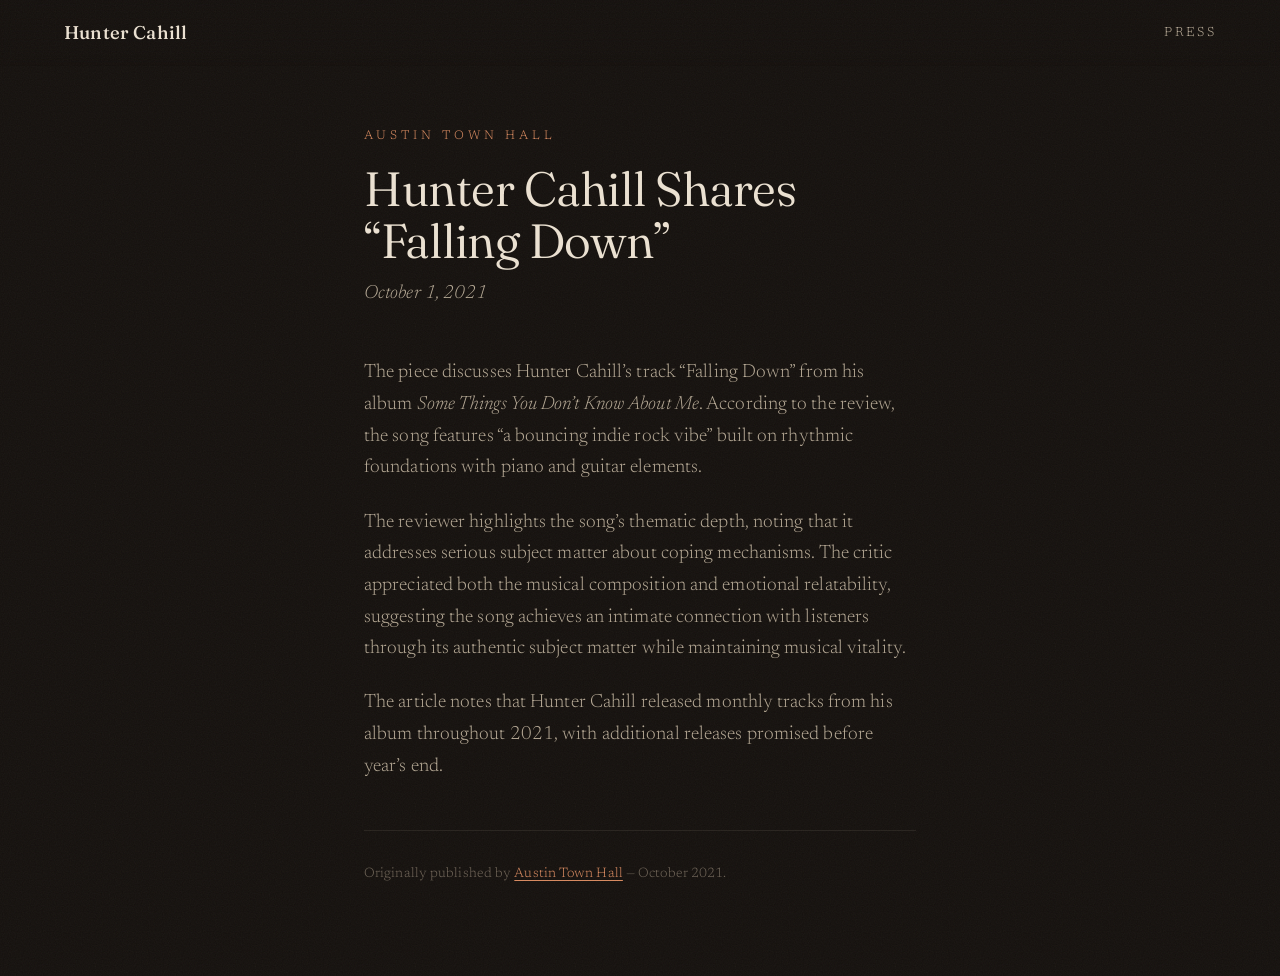
<file: press/austin-town-hall-hunter-cahill-shares-falling-down/index.html>
<!DOCTYPE html>
<html lang="en">
<head>
  <meta charset="UTF-8" />
  <meta name="viewport" content="width=device-width, initial-scale=1.0" />
  <title>Hunter Cahill Shares &ldquo;Falling Down&rdquo; &middot; Austin Town Hall &middot; Hunter Cahill</title>
  <meta name="description" content="Austin Town Hall covers Hunter Cahill's &ldquo;Falling Down&rdquo; &mdash; October 2021." />
  <link rel="icon" type="image/svg+xml" href="/assets/favicon.svg" />
  <link rel="preconnect" href="https://fonts.googleapis.com" />
  <link rel="preconnect" href="https://fonts.gstatic.com" crossorigin />
  <link href="https://fonts.googleapis.com/css2?family=Fraunces:ital,opsz,wght@0,9..144,100..900;1,9..144,100..900&family=Newsreader:ital,opsz,wght@0,6..72,300..600;1,6..72,300..600&display=swap" rel="stylesheet" />
  <link rel="stylesheet" href="/css/styles.css" />
  <style>
    .press-article { max-width: 680px; margin: 0 auto; padding: clamp(7rem, 14vh, 11rem) var(--pad) clamp(5rem, 10vh, 8rem); }
    .press-article__pub { font-size: 0.78rem; text-transform: uppercase; letter-spacing: 0.32em; color: var(--ember-soft); margin-bottom: 1rem; }
    .press-article__title { font-family: var(--font-display); font-weight: 340; font-size: clamp(1.8rem, 5vw, 3rem); line-height: 1.1; letter-spacing: -0.01em; margin-bottom: 0.6rem; }
    .press-article__date { font-style: italic; color: var(--bone-dim); margin-bottom: 3rem; }
    .press-article__body p { color: var(--bone-dim); margin-bottom: 1.4rem; }
    .press-article__body p:last-child { margin-bottom: 0; }
    .press-article__source { margin-top: 3rem; padding-top: 2rem; border-top: 1px solid rgba(111,100,87,0.22); font-size: 0.85rem; color: var(--bone-faint); }
    .press-article__source a { color: var(--ember-soft); text-decoration: underline; text-underline-offset: 3px; }
  </style>
</head>
<body>
  <div class="grain" aria-hidden="true"></div>
  <header class="nav">
    <a class="nav__brand" href="/">Hunter Cahill</a>
    <a href="/#press" style="font-size:0.82rem;text-transform:uppercase;letter-spacing:0.18em;color:var(--bone-dim);">Press</a>
  </header>
  <main class="press-article">
    <p class="press-article__pub">Austin Town Hall</p>
    <h1 class="press-article__title">Hunter Cahill Shares &ldquo;Falling Down&rdquo;</h1>
    <p class="press-article__date">October 1, 2021</p>
    <div class="press-article__body">
      <p>The piece discusses Hunter Cahill&rsquo;s track &ldquo;Falling Down&rdquo; from his album <em>Some Things You Don&rsquo;t Know About Me</em>. According to the review, the song features &ldquo;a bouncing indie rock vibe&rdquo; built on rhythmic foundations with piano and guitar elements.</p>
      <p>The reviewer highlights the song&rsquo;s thematic depth, noting that it addresses serious subject matter about coping mechanisms. The critic appreciated both the musical composition and emotional relatability, suggesting the song achieves an intimate connection with listeners through its authentic subject matter while maintaining musical vitality.</p>
      <p>The article notes that Hunter Cahill released monthly tracks from his album throughout 2021, with additional releases promised before year&rsquo;s end.</p>
    </div>
    <p class="press-article__source">Originally published by <a href="http://austintownhall.com/2021/10/01/hunter-cahill-shares-falling-down/" target="_blank" rel="noopener">Austin Town Hall</a> &mdash; October 2021.</p>
    <script async data-uid="db695a7a7a" src="https://hunter-cahill.kit.com/db695a7a7a/index.js"></script>
  </main>
</body>
</html>
</file>
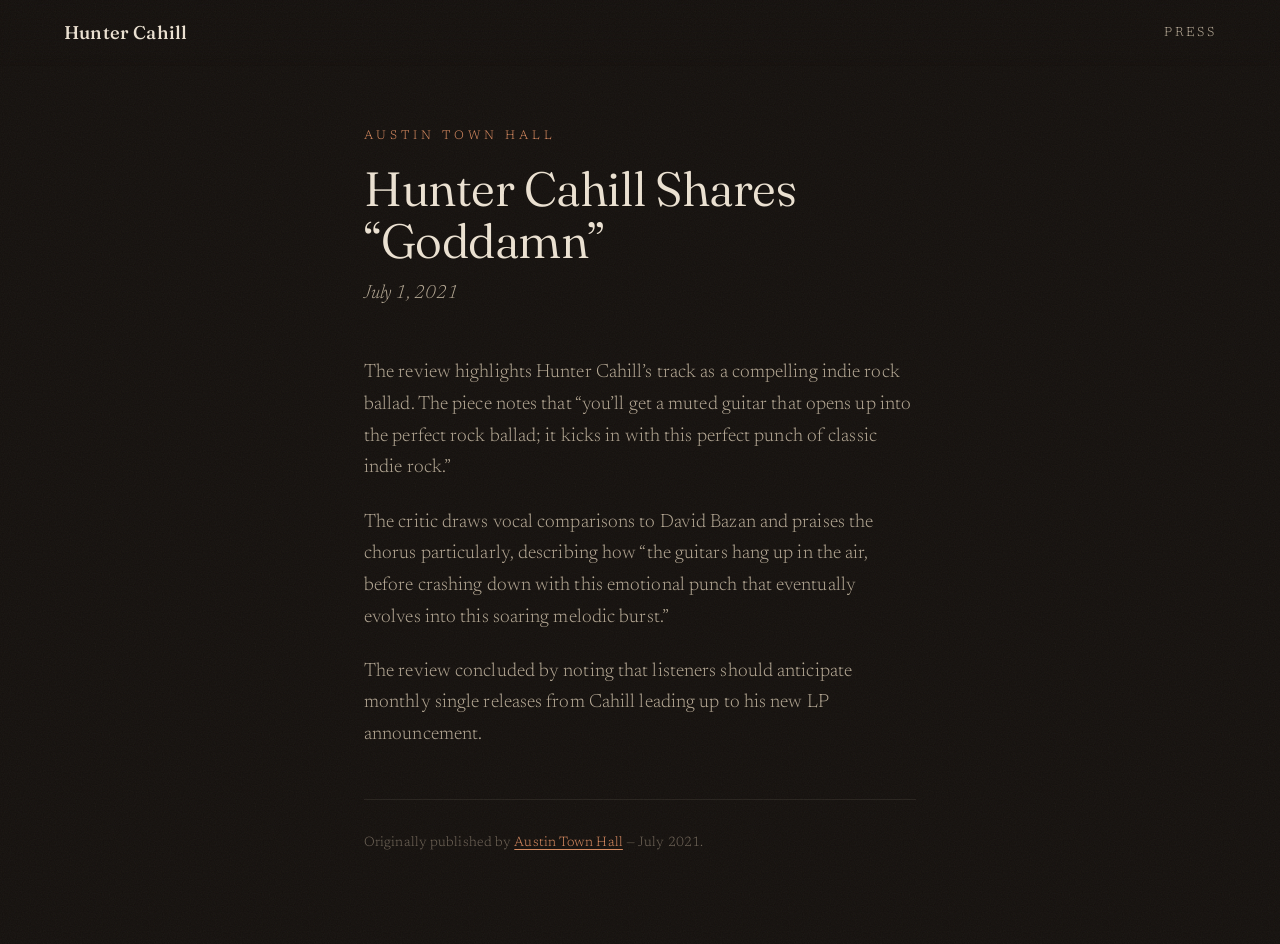
<file: press/austin-town-hall-hunter-cahill-shares-goddamn-single/index.html>
<!DOCTYPE html>
<html lang="en">
<head>
  <meta charset="UTF-8" />
  <meta name="viewport" content="width=device-width, initial-scale=1.0" />
  <title>Hunter Cahill Shares &ldquo;Goddamn&rdquo; &middot; Austin Town Hall &middot; Hunter Cahill</title>
  <meta name="description" content="Austin Town Hall covers Hunter Cahill's &ldquo;Goddamn&rdquo; single &mdash; July 2021." />
  <link rel="icon" type="image/svg+xml" href="/assets/favicon.svg" />
  <link rel="preconnect" href="https://fonts.googleapis.com" />
  <link rel="preconnect" href="https://fonts.gstatic.com" crossorigin />
  <link href="https://fonts.googleapis.com/css2?family=Fraunces:ital,opsz,wght@0,9..144,100..900;1,9..144,100..900&family=Newsreader:ital,opsz,wght@0,6..72,300..600;1,6..72,300..600&display=swap" rel="stylesheet" />
  <link rel="stylesheet" href="/css/styles.css" />
  <style>
    .press-article { max-width: 680px; margin: 0 auto; padding: clamp(7rem, 14vh, 11rem) var(--pad) clamp(5rem, 10vh, 8rem); }
    .press-article__pub { font-size: 0.78rem; text-transform: uppercase; letter-spacing: 0.32em; color: var(--ember-soft); margin-bottom: 1rem; }
    .press-article__title { font-family: var(--font-display); font-weight: 340; font-size: clamp(1.8rem, 5vw, 3rem); line-height: 1.1; letter-spacing: -0.01em; margin-bottom: 0.6rem; }
    .press-article__date { font-style: italic; color: var(--bone-dim); margin-bottom: 3rem; }
    .press-article__body p { color: var(--bone-dim); margin-bottom: 1.4rem; }
    .press-article__body p:last-child { margin-bottom: 0; }
    .press-article__source { margin-top: 3rem; padding-top: 2rem; border-top: 1px solid rgba(111,100,87,0.22); font-size: 0.85rem; color: var(--bone-faint); }
    .press-article__source a { color: var(--ember-soft); text-decoration: underline; text-underline-offset: 3px; }
  </style>
</head>
<body>
  <div class="grain" aria-hidden="true"></div>
  <header class="nav">
    <a class="nav__brand" href="/">Hunter Cahill</a>
    <a href="/#press" style="font-size:0.82rem;text-transform:uppercase;letter-spacing:0.18em;color:var(--bone-dim);">Press</a>
  </header>
  <main class="press-article">
    <p class="press-article__pub">Austin Town Hall</p>
    <h1 class="press-article__title">Hunter Cahill Shares &ldquo;Goddamn&rdquo;</h1>
    <p class="press-article__date">July 1, 2021</p>
    <div class="press-article__body">
      <p>The review highlights Hunter Cahill&rsquo;s track as a compelling indie rock ballad. The piece notes that &ldquo;you&rsquo;ll get a muted guitar that opens up into the perfect rock ballad; it kicks in with this perfect punch of classic indie rock.&rdquo;</p>
      <p>The critic draws vocal comparisons to David Bazan and praises the chorus particularly, describing how &ldquo;the guitars hang up in the air, before crashing down with this emotional punch that eventually evolves into this soaring melodic burst.&rdquo;</p>
      <p>The review concluded by noting that listeners should anticipate monthly single releases from Cahill leading up to his new LP announcement.</p>
    </div>
    <p class="press-article__source">Originally published by <a href="http://austintownhall.com" target="_blank" rel="noopener">Austin Town Hall</a> &mdash; July 2021.</p>
    <script async data-uid="db695a7a7a" src="https://hunter-cahill.kit.com/db695a7a7a/index.js"></script>
  </main>
</body>
</html>
</file>
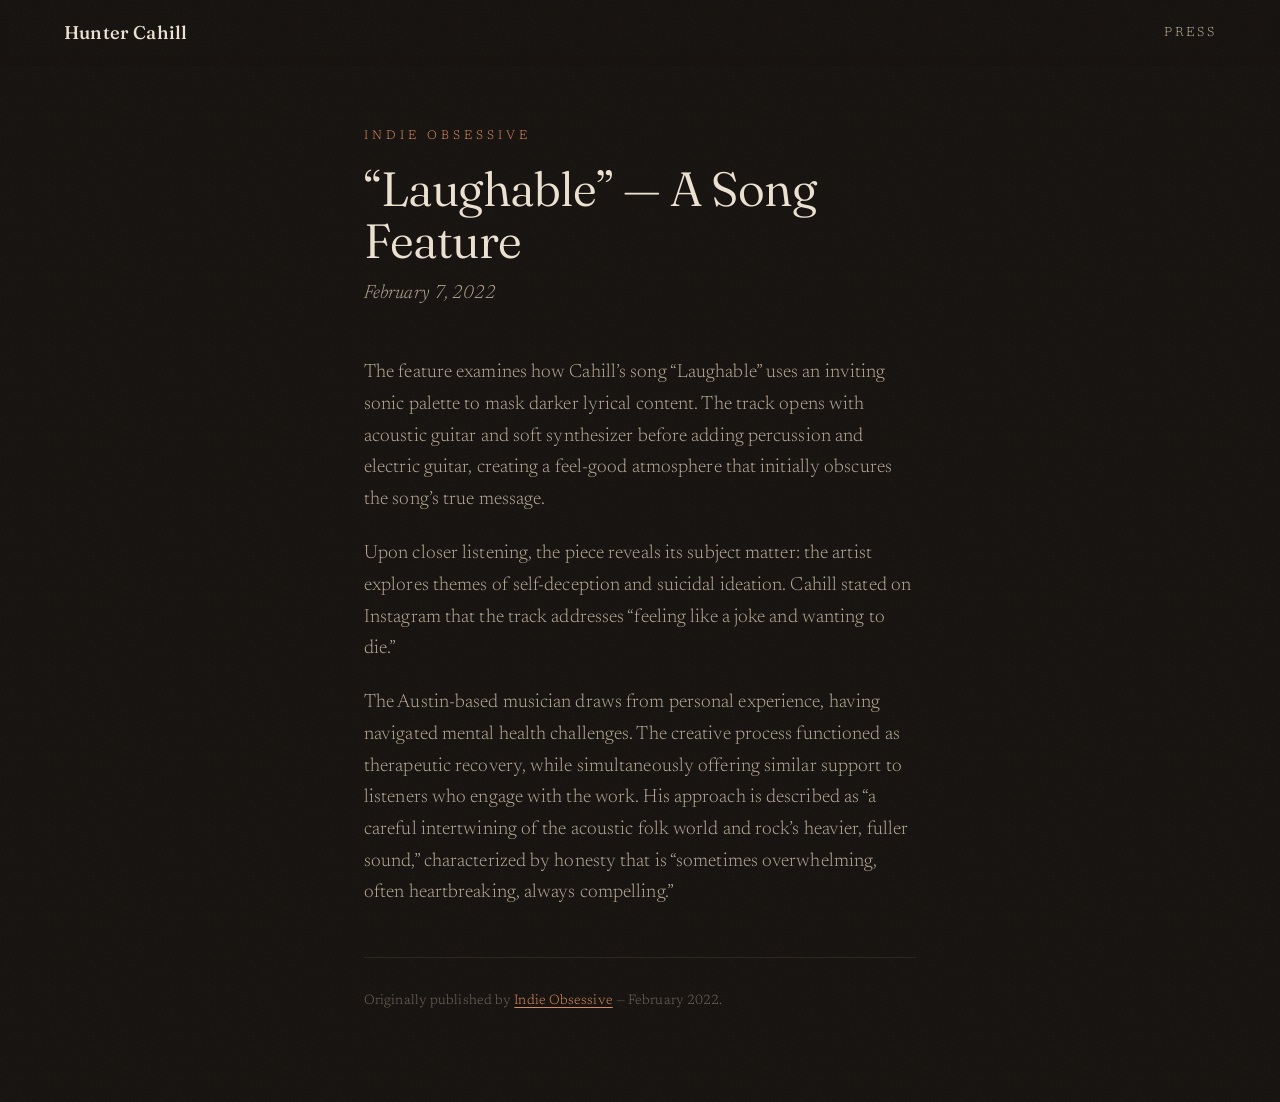
<file: press/indie-obsessive-laughable-by-hunter-cahill-a-song-feature/index.html>
<!DOCTYPE html>
<html lang="en">
<head>
  <meta charset="UTF-8" />
  <meta name="viewport" content="width=device-width, initial-scale=1.0" />
  <title>&ldquo;Laughable&rdquo; &mdash; A Song Feature &middot; Indie Obsessive &middot; Hunter Cahill</title>
  <meta name="description" content="Indie Obsessive features Hunter Cahill's song &ldquo;Laughable&rdquo; — February 2022." />
  <link rel="icon" type="image/svg+xml" href="/assets/favicon.svg" />
  <link rel="preconnect" href="https://fonts.googleapis.com" />
  <link rel="preconnect" href="https://fonts.gstatic.com" crossorigin />
  <link href="https://fonts.googleapis.com/css2?family=Fraunces:ital,opsz,wght@0,9..144,100..900;1,9..144,100..900&family=Newsreader:ital,opsz,wght@0,6..72,300..600;1,6..72,300..600&display=swap" rel="stylesheet" />
  <link rel="stylesheet" href="/css/styles.css" />
  <style>
    .press-article { max-width: 680px; margin: 0 auto; padding: clamp(7rem, 14vh, 11rem) var(--pad) clamp(5rem, 10vh, 8rem); }
    .press-article__pub { font-size: 0.78rem; text-transform: uppercase; letter-spacing: 0.32em; color: var(--ember-soft); margin-bottom: 1rem; }
    .press-article__title { font-family: var(--font-display); font-weight: 340; font-size: clamp(1.8rem, 5vw, 3rem); line-height: 1.1; letter-spacing: -0.01em; margin-bottom: 0.6rem; }
    .press-article__date { font-style: italic; color: var(--bone-dim); margin-bottom: 3rem; }
    .press-article__body p { color: var(--bone-dim); margin-bottom: 1.4rem; }
    .press-article__body p:last-child { margin-bottom: 0; }
    .press-article__source { margin-top: 3rem; padding-top: 2rem; border-top: 1px solid rgba(111,100,87,0.22); font-size: 0.85rem; color: var(--bone-faint); }
    .press-article__source a { color: var(--ember-soft); text-decoration: underline; text-underline-offset: 3px; }
  </style>
</head>
<body>
  <div class="grain" aria-hidden="true"></div>
  <header class="nav">
    <a class="nav__brand" href="/">Hunter Cahill</a>
    <a href="/#press" style="font-size:0.82rem;text-transform:uppercase;letter-spacing:0.18em;color:var(--bone-dim);">Press</a>
  </header>
  <main class="press-article">
    <p class="press-article__pub">Indie Obsessive</p>
    <h1 class="press-article__title">&ldquo;Laughable&rdquo; &mdash; A Song Feature</h1>
    <p class="press-article__date">February 7, 2022</p>
    <div class="press-article__body">
      <p>The feature examines how Cahill&rsquo;s song &ldquo;Laughable&rdquo; uses an inviting sonic palette to mask darker lyrical content. The track opens with acoustic guitar and soft synthesizer before adding percussion and electric guitar, creating a feel-good atmosphere that initially obscures the song&rsquo;s true message.</p>
      <p>Upon closer listening, the piece reveals its subject matter: the artist explores themes of self-deception and suicidal ideation. Cahill stated on Instagram that the track addresses &ldquo;feeling like a joke and wanting to die.&rdquo;</p>
      <p>The Austin-based musician draws from personal experience, having navigated mental health challenges. The creative process functioned as therapeutic recovery, while simultaneously offering similar support to listeners who engage with the work. His approach is described as &ldquo;a careful intertwining of the acoustic folk world and rock&rsquo;s heavier, fuller sound,&rdquo; characterized by honesty that is &ldquo;sometimes overwhelming, often heartbreaking, always compelling.&rdquo;</p>
    </div>
    <p class="press-article__source">Originally published by <a href="https://indieobsessive.com" target="_blank" rel="noopener">Indie Obsessive</a> &mdash; February 2022.</p>
    <script async data-uid="db695a7a7a" src="https://hunter-cahill.kit.com/db695a7a7a/index.js"></script>
  </main>
</body>
</html>
</file>
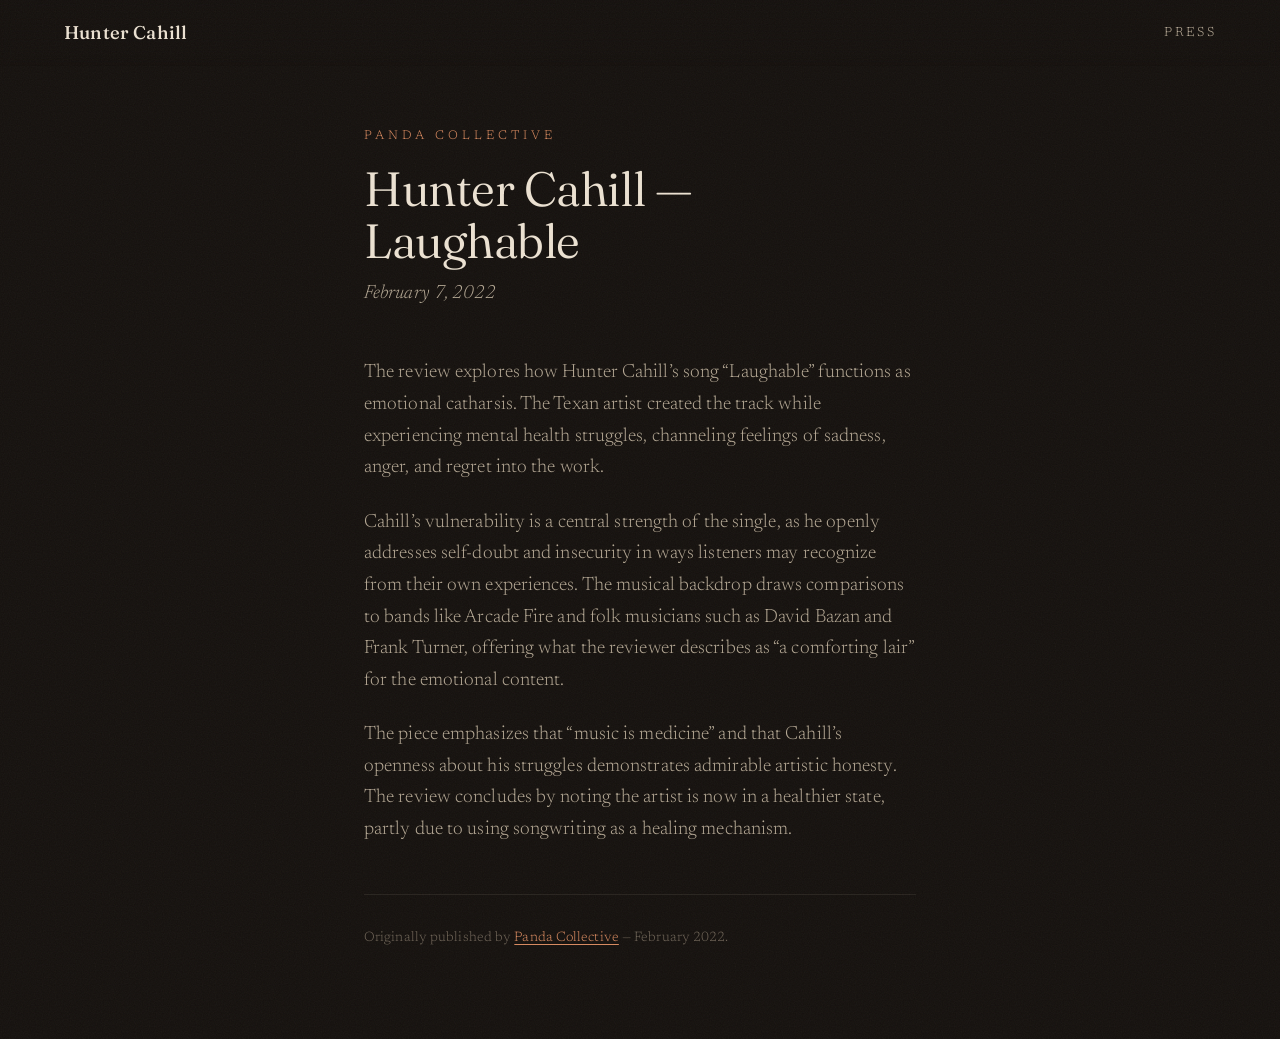
<file: press/panda-collective-hunter-cahill-laughable/index.html>
<!DOCTYPE html>
<html lang="en">
<head>
  <meta charset="UTF-8" />
  <meta name="viewport" content="width=device-width, initial-scale=1.0" />
  <title>Hunter Cahill &mdash; Laughable &middot; Panda Collective &middot; Hunter Cahill</title>
  <meta name="description" content="Panda Collective reviews Hunter Cahill's &ldquo;Laughable&rdquo; &mdash; February 2022." />
  <link rel="icon" type="image/svg+xml" href="/assets/favicon.svg" />
  <link rel="preconnect" href="https://fonts.googleapis.com" />
  <link rel="preconnect" href="https://fonts.gstatic.com" crossorigin />
  <link href="https://fonts.googleapis.com/css2?family=Fraunces:ital,opsz,wght@0,9..144,100..900;1,9..144,100..900&family=Newsreader:ital,opsz,wght@0,6..72,300..600;1,6..72,300..600&display=swap" rel="stylesheet" />
  <link rel="stylesheet" href="/css/styles.css" />
  <style>
    .press-article { max-width: 680px; margin: 0 auto; padding: clamp(7rem, 14vh, 11rem) var(--pad) clamp(5rem, 10vh, 8rem); }
    .press-article__pub { font-size: 0.78rem; text-transform: uppercase; letter-spacing: 0.32em; color: var(--ember-soft); margin-bottom: 1rem; }
    .press-article__title { font-family: var(--font-display); font-weight: 340; font-size: clamp(1.8rem, 5vw, 3rem); line-height: 1.1; letter-spacing: -0.01em; margin-bottom: 0.6rem; }
    .press-article__date { font-style: italic; color: var(--bone-dim); margin-bottom: 3rem; }
    .press-article__body p { color: var(--bone-dim); margin-bottom: 1.4rem; }
    .press-article__body p:last-child { margin-bottom: 0; }
    .press-article__source { margin-top: 3rem; padding-top: 2rem; border-top: 1px solid rgba(111,100,87,0.22); font-size: 0.85rem; color: var(--bone-faint); }
    .press-article__source a { color: var(--ember-soft); text-decoration: underline; text-underline-offset: 3px; }
  </style>
</head>
<body>
  <div class="grain" aria-hidden="true"></div>
  <header class="nav">
    <a class="nav__brand" href="/">Hunter Cahill</a>
    <a href="/#press" style="font-size:0.82rem;text-transform:uppercase;letter-spacing:0.18em;color:var(--bone-dim);">Press</a>
  </header>
  <main class="press-article">
    <p class="press-article__pub">Panda Collective</p>
    <h1 class="press-article__title">Hunter Cahill &mdash; Laughable</h1>
    <p class="press-article__date">February 7, 2022</p>
    <div class="press-article__body">
      <p>The review explores how Hunter Cahill&rsquo;s song &ldquo;Laughable&rdquo; functions as emotional catharsis. The Texan artist created the track while experiencing mental health struggles, channeling feelings of sadness, anger, and regret into the work.</p>
      <p>Cahill&rsquo;s vulnerability is a central strength of the single, as he openly addresses self-doubt and insecurity in ways listeners may recognize from their own experiences. The musical backdrop draws comparisons to bands like Arcade Fire and folk musicians such as David Bazan and Frank Turner, offering what the reviewer describes as &ldquo;a comforting lair&rdquo; for the emotional content.</p>
      <p>The piece emphasizes that &ldquo;music is medicine&rdquo; and that Cahill&rsquo;s openness about his struggles demonstrates admirable artistic honesty. The review concludes by noting the artist is now in a healthier state, partly due to using songwriting as a healing mechanism.</p>
    </div>
    <p class="press-article__source">Originally published by <a href="https://www.pandacollective.mx/noticias/new-tracks-hunter-cahill-laughable" target="_blank" rel="noopener">Panda Collective</a> &mdash; February 2022.</p>
    <script async data-uid="db695a7a7a" src="https://hunter-cahill.kit.com/db695a7a7a/index.js"></script>
  </main>
</body>
</html>
</file>
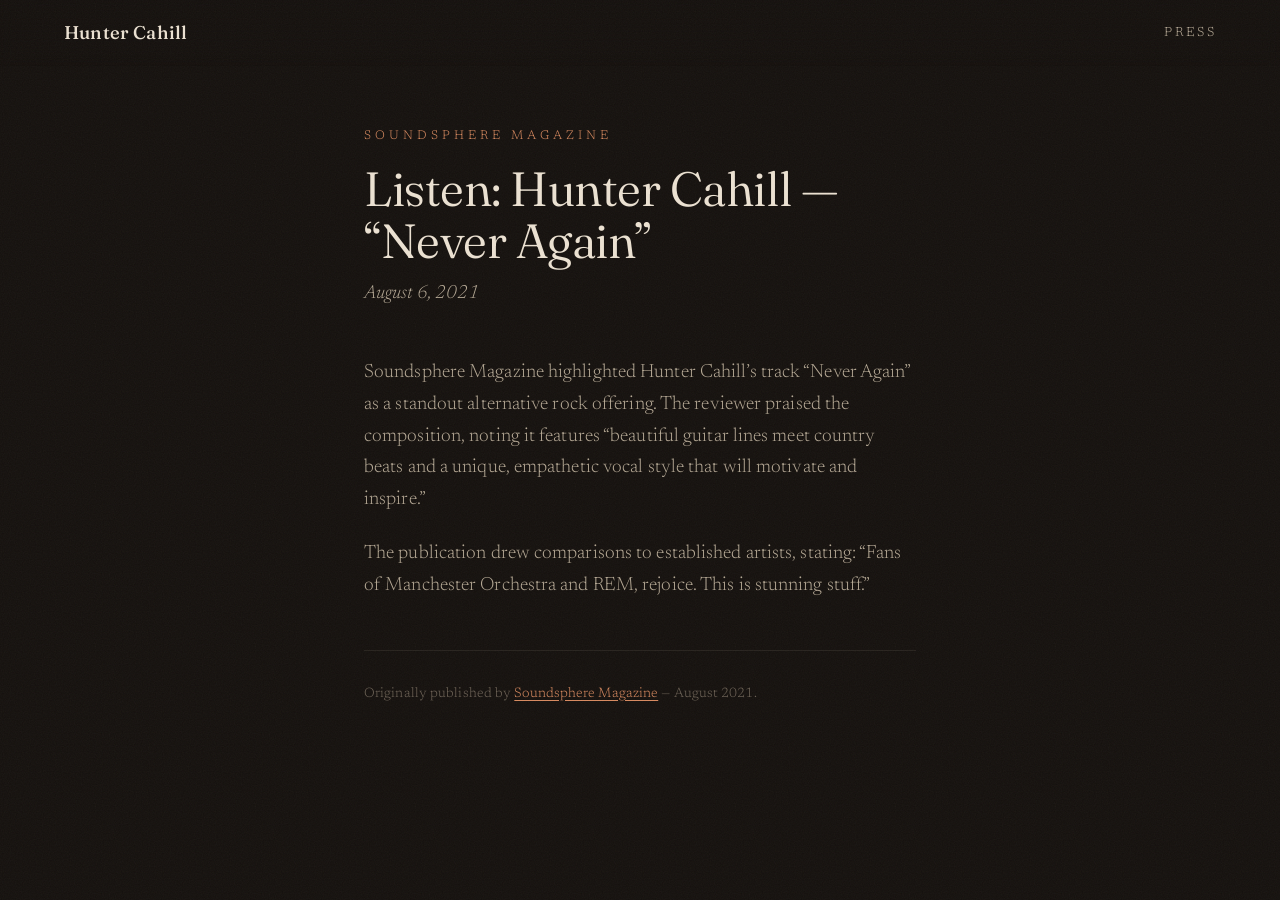
<file: press/soundsphere-magazine-listen-hunter-cahill-never-again/index.html>
<!DOCTYPE html>
<html lang="en">
<head>
  <meta charset="UTF-8" />
  <meta name="viewport" content="width=device-width, initial-scale=1.0" />
  <title>Listen: Hunter Cahill &mdash; &ldquo;Never Again&rdquo; &middot; Soundsphere Magazine &middot; Hunter Cahill</title>
  <meta name="description" content="Soundsphere Magazine covers Hunter Cahill's &ldquo;Never Again&rdquo; &mdash; August 2021." />
  <link rel="icon" type="image/svg+xml" href="/assets/favicon.svg" />
  <link rel="preconnect" href="https://fonts.googleapis.com" />
  <link rel="preconnect" href="https://fonts.gstatic.com" crossorigin />
  <link href="https://fonts.googleapis.com/css2?family=Fraunces:ital,opsz,wght@0,9..144,100..900;1,9..144,100..900&family=Newsreader:ital,opsz,wght@0,6..72,300..600;1,6..72,300..600&display=swap" rel="stylesheet" />
  <link rel="stylesheet" href="/css/styles.css" />
  <style>
    .press-article { max-width: 680px; margin: 0 auto; padding: clamp(7rem, 14vh, 11rem) var(--pad) clamp(5rem, 10vh, 8rem); }
    .press-article__pub { font-size: 0.78rem; text-transform: uppercase; letter-spacing: 0.32em; color: var(--ember-soft); margin-bottom: 1rem; }
    .press-article__title { font-family: var(--font-display); font-weight: 340; font-size: clamp(1.8rem, 5vw, 3rem); line-height: 1.1; letter-spacing: -0.01em; margin-bottom: 0.6rem; }
    .press-article__date { font-style: italic; color: var(--bone-dim); margin-bottom: 3rem; }
    .press-article__body p { color: var(--bone-dim); margin-bottom: 1.4rem; }
    .press-article__body p:last-child { margin-bottom: 0; }
    .press-article__source { margin-top: 3rem; padding-top: 2rem; border-top: 1px solid rgba(111,100,87,0.22); font-size: 0.85rem; color: var(--bone-faint); }
    .press-article__source a { color: var(--ember-soft); text-decoration: underline; text-underline-offset: 3px; }
  </style>
</head>
<body>
  <div class="grain" aria-hidden="true"></div>
  <header class="nav">
    <a class="nav__brand" href="/">Hunter Cahill</a>
    <a href="/#press" style="font-size:0.82rem;text-transform:uppercase;letter-spacing:0.18em;color:var(--bone-dim);">Press</a>
  </header>
  <main class="press-article">
    <p class="press-article__pub">Soundsphere Magazine</p>
    <h1 class="press-article__title">Listen: Hunter Cahill &mdash; &ldquo;Never Again&rdquo;</h1>
    <p class="press-article__date">August 6, 2021</p>
    <div class="press-article__body">
      <p>Soundsphere Magazine highlighted Hunter Cahill&rsquo;s track &ldquo;Never Again&rdquo; as a standout alternative rock offering. The reviewer praised the composition, noting it features &ldquo;beautiful guitar lines meet country beats and a unique, empathetic vocal style that will motivate and inspire.&rdquo;</p>
      <p>The publication drew comparisons to established artists, stating: &ldquo;Fans of Manchester Orchestra and REM, rejoice. This is stunning stuff.&rdquo;</p>
    </div>
    <p class="press-article__source">Originally published by <a href="https://www.soundspheremag.com/spherecast/listen-hunter-cahill-never-again/" target="_blank" rel="noopener">Soundsphere Magazine</a> &mdash; August 2021.</p>
    <script async data-uid="db695a7a7a" src="https://hunter-cahill.kit.com/db695a7a7a/index.js"></script>
  </main>
</body>
</html>
</file>
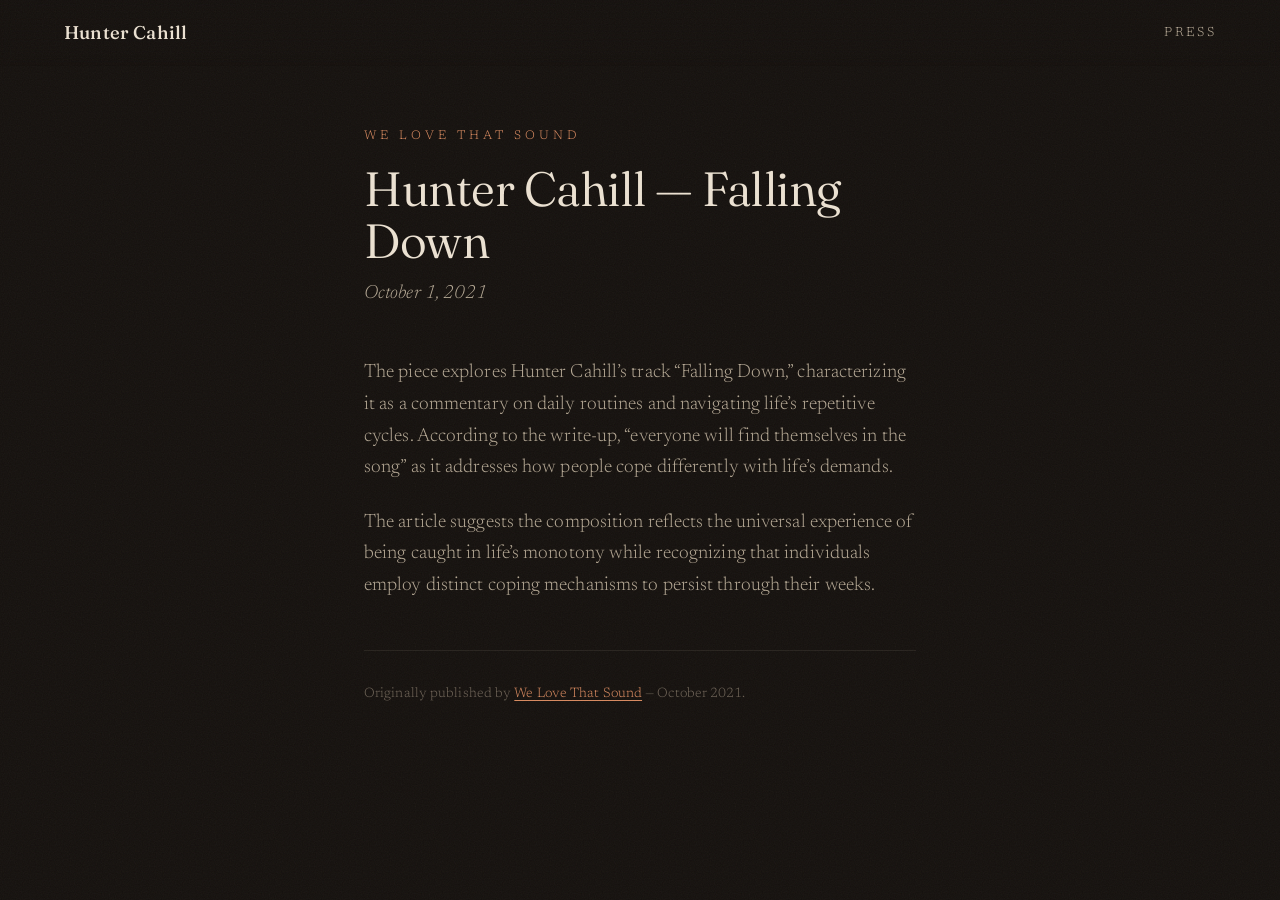
<file: press/we-love-that-sound-hunter-cahill-falling-down/index.html>
<!DOCTYPE html>
<html lang="en">
<head>
  <meta charset="UTF-8" />
  <meta name="viewport" content="width=device-width, initial-scale=1.0" />
  <title>Hunter Cahill &mdash; Falling Down &middot; We Love That Sound &middot; Hunter Cahill</title>
  <meta name="description" content="We Love That Sound covers Hunter Cahill's &ldquo;Falling Down&rdquo; &mdash; October 2021." />
  <link rel="icon" type="image/svg+xml" href="/assets/favicon.svg" />
  <link rel="preconnect" href="https://fonts.googleapis.com" />
  <link rel="preconnect" href="https://fonts.gstatic.com" crossorigin />
  <link href="https://fonts.googleapis.com/css2?family=Fraunces:ital,opsz,wght@0,9..144,100..900;1,9..144,100..900&family=Newsreader:ital,opsz,wght@0,6..72,300..600;1,6..72,300..600&display=swap" rel="stylesheet" />
  <link rel="stylesheet" href="/css/styles.css" />
  <style>
    .press-article { max-width: 680px; margin: 0 auto; padding: clamp(7rem, 14vh, 11rem) var(--pad) clamp(5rem, 10vh, 8rem); }
    .press-article__pub { font-size: 0.78rem; text-transform: uppercase; letter-spacing: 0.32em; color: var(--ember-soft); margin-bottom: 1rem; }
    .press-article__title { font-family: var(--font-display); font-weight: 340; font-size: clamp(1.8rem, 5vw, 3rem); line-height: 1.1; letter-spacing: -0.01em; margin-bottom: 0.6rem; }
    .press-article__date { font-style: italic; color: var(--bone-dim); margin-bottom: 3rem; }
    .press-article__body p { color: var(--bone-dim); margin-bottom: 1.4rem; }
    .press-article__body p:last-child { margin-bottom: 0; }
    .press-article__source { margin-top: 3rem; padding-top: 2rem; border-top: 1px solid rgba(111,100,87,0.22); font-size: 0.85rem; color: var(--bone-faint); }
    .press-article__source a { color: var(--ember-soft); text-decoration: underline; text-underline-offset: 3px; }
  </style>
</head>
<body>
  <div class="grain" aria-hidden="true"></div>
  <header class="nav">
    <a class="nav__brand" href="/">Hunter Cahill</a>
    <a href="/#press" style="font-size:0.82rem;text-transform:uppercase;letter-spacing:0.18em;color:var(--bone-dim);">Press</a>
  </header>
  <main class="press-article">
    <p class="press-article__pub">We Love That Sound</p>
    <h1 class="press-article__title">Hunter Cahill &mdash; Falling Down</h1>
    <p class="press-article__date">October 1, 2021</p>
    <div class="press-article__body">
      <p>The piece explores Hunter Cahill&rsquo;s track &ldquo;Falling Down,&rdquo; characterizing it as a commentary on daily routines and navigating life&rsquo;s repetitive cycles. According to the write-up, &ldquo;everyone will find themselves in the song&rdquo; as it addresses how people cope differently with life&rsquo;s demands.</p>
      <p>The article suggests the composition reflects the universal experience of being caught in life&rsquo;s monotony while recognizing that individuals employ distinct coping mechanisms to persist through their weeks.</p>
    </div>
    <p class="press-article__source">Originally published by <a href="https://www.welovethat.de/2021/hunter-cahill-falling-down/" target="_blank" rel="noopener">We Love That Sound</a> &mdash; October 2021.</p>
    <script async data-uid="db695a7a7a" src="https://hunter-cahill.kit.com/db695a7a7a/index.js"></script>
  </main>
</body>
</html>
</file>
<file: css/styles.css>
/* ============================================================
   Hunter Cahill — styles
   Aesthetic: literary record sleeve. Warm ink, bone, ember.
   Display: Fraunces. Body: Newsreader.
   ============================================================ */

:root {
  --ink:        #15110e;   /* warm near-black background */
  --ink-2:      #1d1813;   /* raised panels */
  --bone:       #ece2d2;   /* primary text */
  --bone-dim:   #b6a995;   /* secondary text */
  --bone-faint: #6f6457;   /* tertiary / lines */
  --ember:      #c25b3a;   /* accent — the gasoline flame */
  --ember-soft: #d98a5f;

  --maxw: 1180px;
  --pad: clamp(1.5rem, 5vw, 5rem);

  --font-display: "Fraunces", Georgia, serif;
  --font-body: "Newsreader", Georgia, serif;

  --ease: cubic-bezier(0.22, 1, 0.36, 1);
}

*, *::before, *::after { box-sizing: border-box; margin: 0; padding: 0; }

html { scroll-behavior: smooth; -webkit-text-size-adjust: 100%; }

body {
  background: var(--ink);
  color: var(--bone);
  font-family: var(--font-body);
  font-size: clamp(1.05rem, 0.5vw + 1rem, 1.2rem);
  line-height: 1.65;
  font-weight: 300;
  letter-spacing: 0.005em;
  overflow-x: hidden;
  -webkit-font-smoothing: antialiased;
}

::selection { background: var(--ember); color: var(--ink); }

a { color: inherit; text-decoration: none; }
img, iframe { display: block; max-width: 100%; }

/* ---- Film grain overlay ------------------------------------ */
.grain {
  position: fixed;
  inset: -50%;
  z-index: 9999;
  pointer-events: none;
  opacity: 0.05;
  background-image: url("data:image/svg+xml,%3Csvg xmlns='http://www.w3.org/2000/svg' width='160' height='160'%3E%3Cfilter id='n'%3E%3CfeTurbulence type='fractalNoise' baseFrequency='0.85' numOctaves='3' stitchTiles='stitch'/%3E%3C/filter%3E%3Crect width='100%25' height='100%25' filter='url(%23n)'/%3E%3C/svg%3E");
}

/* ---- Navigation -------------------------------------------- */
.nav {
  position: fixed;
  top: 0; left: 0; right: 0;
  z-index: 100;
  display: flex;
  align-items: center;
  justify-content: space-between;
  padding: 1.1rem var(--pad);
  background: linear-gradient(to bottom, rgba(21,17,14,0.92), rgba(21,17,14,0));
  backdrop-filter: blur(6px);
  transition: padding 0.4s var(--ease), background 0.4s var(--ease);
}
.nav.is-scrolled {
  padding-top: 0.7rem; padding-bottom: 0.7rem;
  background: rgba(21,17,14,0.94);
  border-bottom: 1px solid rgba(111,100,87,0.25);
}
.nav__brand {
  font-family: var(--font-display);
  font-weight: 500;
  font-size: 1.15rem;
  letter-spacing: 0.01em;
}
.nav__links { display: flex; gap: 2.2rem; }
.nav__links a {
  font-size: 0.82rem;
  text-transform: uppercase;
  letter-spacing: 0.18em;
  color: var(--bone-dim);
  position: relative;
  padding: 0.3rem 0;
  transition: color 0.3s var(--ease);
}
.nav__links a::after {
  content: ""; position: absolute; left: 0; bottom: 0;
  width: 100%; height: 1px; background: var(--ember);
  transform: scaleX(0); transform-origin: left;
  transition: transform 0.35s var(--ease);
}
.nav__links a:hover { color: var(--bone); }
.nav__links a:hover::after { transform: scaleX(1); }

.nav__toggle {
  display: none;
  flex-direction: column;
  gap: 5px;
  background: none; border: none; cursor: pointer;
  padding: 6px;
}
.nav__toggle span {
  width: 26px; height: 1.5px; background: var(--bone);
  transition: transform 0.35s var(--ease), opacity 0.35s var(--ease);
}

/* ---- Hero -------------------------------------------------- */
.hero {
  position: relative;
  min-height: 100svh;
  display: flex;
  align-items: center;
  padding: 0 var(--pad);
  overflow: hidden;
}
.hero__glow {
  position: absolute;
  top: 35%; left: 50%;
  width: 90vw; height: 90vw;
  max-width: 1100px; max-height: 1100px;
  transform: translate(-50%, -50%);
  background: radial-gradient(circle, rgba(194,91,58,0.20) 0%, rgba(194,91,58,0.06) 32%, transparent 65%);
  filter: blur(20px);
  pointer-events: none;
  animation: breathe 11s ease-in-out infinite;
}
@keyframes breathe {
  0%, 100% { opacity: 0.75; transform: translate(-50%, -50%) scale(1); }
  50%      { opacity: 1;    transform: translate(-50%, -50%) scale(1.06); }
}
.hero__inner { position: relative; z-index: 2; max-width: var(--maxw); width: 100%; }
.hero__eyebrow {
  font-size: 0.8rem;
  text-transform: uppercase;
  letter-spacing: 0.34em;
  color: var(--ember-soft);
  margin-bottom: 2.4rem;
}
.hero__title {
  font-family: "Cormorant Garamond", Georgia, serif;
  font-weight: 300;
  font-size: clamp(3rem, 12vw, 9rem);
  line-height: 0.9;
  letter-spacing: -0.02em;
  font-variation-settings: "opsz" 144;
}
.hero__tagline {
  margin-top: 2.8rem;
  font-size: clamp(1.2rem, 2.6vw, 1.9rem);
  color: var(--bone-dim);
  font-weight: 300;
}
.hero__tagline em { font-style: italic; color: var(--bone); }
.hero__actions { margin-top: 3.4rem; display: flex; gap: 1rem; flex-wrap: wrap; }

.hero__scroll {
  position: absolute;
  bottom: 2.2rem; left: 50%;
  transform: translateX(-50%);
  z-index: 2;
}
.hero__scroll span {
  display: block; width: 1px; height: 54px;
  background: linear-gradient(to bottom, transparent, var(--bone-dim));
  position: relative; overflow: hidden;
}
.hero__scroll span::after {
  content: ""; position: absolute; top: -54px; left: 0;
  width: 1px; height: 54px; background: var(--ember);
  animation: drip 2.4s var(--ease) infinite;
}
@keyframes drip {
  0% { top: -54px; } 60%, 100% { top: 54px; }
}

/* ---- Buttons ----------------------------------------------- */
.btn {
  display: inline-block;
  font-family: var(--font-display);
  font-size: 0.95rem;
  letter-spacing: 0.04em;
  padding: 0.7rem 1.8rem;
  border: 1px solid var(--ember);
  color: var(--bone);
  background: var(--ember);
  border-radius: 1px;
  transition: background 0.3s var(--ease), color 0.3s var(--ease), transform 0.3s var(--ease);
}
.btn:hover { background: var(--ember-soft); border-color: var(--ember-soft); transform: translateY(-2px); }
.btn--ghost { background: transparent; color: var(--bone); border-color: var(--bone-faint); }
.btn--ghost:hover { background: transparent; border-color: var(--bone); color: var(--bone); }
.btn--big { font-size: clamp(1.3rem, 4vw, 2.2rem); padding: 0.9rem 2rem; }

/* ---- Sections ---------------------------------------------- */
.section {
  position: relative;
  max-width: var(--maxw);
  margin: 0 auto;
  padding: clamp(5rem, 12vh, 9rem) var(--pad);
}
.section__label {
  font-size: 0.78rem;
  text-transform: uppercase;
  letter-spacing: 0.32em;
  color: var(--ember-soft);
  margin-bottom: 2.8rem;
  display: flex;
  align-items: center;
  gap: 1rem;
}
.section__label::after {
  content: ""; flex: 1; height: 1px; max-width: 120px;
  background: var(--bone-faint);
}

/* ---- About ------------------------------------------------- */
.about {
  max-width: 1440px;
  overflow: hidden;
  min-height: 560px;
  display: grid;
  grid-template-columns: min(60%, 700px) 1fr;
  align-items: center;
  padding-left: 0;
  padding-right: 0;
}

.about__photo-link {
  align-self: stretch;
  display: block;
  cursor: zoom-in;
}

.about__photo {
  width: 100%;
  height: 100%;
  object-fit: cover;
  object-position: 20% center;
  filter: sepia(0.18) contrast(1.06);
  display: block;
}

.about__content {
  padding: clamp(5rem, 12vh, 9rem) var(--pad) clamp(5rem, 12vh, 9rem) clamp(2rem, 4vw, 3rem);
}
.lede {
  font-family: var(--font-display);
  font-size: clamp(1.5rem, 2.8vw, 2.3rem);
  line-height: 1.25;
  font-weight: 300;
  color: var(--bone);
}
.about__body p { margin-bottom: 1.4rem; color: var(--bone-dim); }
.about__body em { color: var(--bone); font-style: italic; }
.about__body blockquote {
  margin: 2rem 0 0;
  padding-left: 1.25rem;
  border-left: 2px solid var(--ember);
}
.about__body blockquote p {
  font-family: var(--font-body);
  font-style: italic;
  font-size: clamp(1rem, 1.4vw, 1.2rem);
  color: var(--bone);
  margin-bottom: 0.5rem;
}
.about__body blockquote cite {
  font-size: 0.8rem;
  letter-spacing: 0.08em;
  text-transform: uppercase;
  color: var(--bone-dim);
  font-style: normal;
}
.dropcap {
  float: left;
  font-family: var(--font-display);
  font-size: 3.6rem;
  line-height: 0.78;
  padding: 0.1rem 0.55rem 0 0;
  color: var(--ember);
  font-weight: 400;
}

/* ---- Music ------------------------------------------------- */
.music__head { margin-bottom: 3rem; }
.music__album {
  font-family: var(--font-display);
  font-weight: 300;
  font-size: clamp(2rem, 5vw, 3.6rem);
  line-height: 1.05;
  letter-spacing: -0.01em;
  max-width: 16ch;
}
.music__by {
  margin-top: 0.6rem;
  font-style: italic;
  color: var(--bone-dim);
  font-size: 1.15rem;
}
.music__grid {
  display: grid;
  grid-template-columns: 1fr 1fr;
  gap: clamp(2rem, 5vw, 4rem);
  align-items: start;
}
.tracklist { list-style: none; counter-reset: none; }
.tracklist li {
  display: flex;
  align-items: baseline;
  gap: 1.3rem;
  padding: 0.85rem 0;
  border-bottom: 1px solid rgba(111,100,87,0.22);
  transition: padding-left 0.35s var(--ease);
}
.tracklist li { cursor: pointer; }
.tracklist li:hover { padding-left: 0.6rem; }
.tracklist li.is-playing .track__num { color: var(--bone); }
.tracklist li.is-playing .track__name { color: var(--ember); }
.track__num {
  font-family: var(--font-display);
  font-size: 0.95rem;
  color: var(--ember);
  min-width: 1.8rem;
  font-variant-numeric: tabular-nums;
}
.track__name {
  font-family: var(--font-display);
  font-size: clamp(1.1rem, 2vw, 1.4rem);
  font-weight: 300;
}
.player {
  background: var(--ink-2);
  border: 1px solid rgba(111,100,87,0.3);
  border-radius: 2px;
  overflow: hidden;
  padding: 0.5rem;
}
.player iframe { border-radius: 2px; }

.streaming {
  margin-top: 3rem;
  display: flex;
  gap: 2.4rem;
  flex-wrap: wrap;
}
.streaming__link {
  font-family: var(--font-display);
  text-transform: uppercase;
  letter-spacing: 0.16em;
  font-size: 0.85rem;
  color: var(--bone-dim);
  position: relative;
  padding-bottom: 0.3rem;
  transition: color 0.3s var(--ease);
}
.streaming__link::after {
  content: ""; position: absolute; left: 0; bottom: 0;
  width: 100%; height: 1px; background: var(--ember);
  transform: scaleX(0); transform-origin: left;
  transition: transform 0.35s var(--ease);
}
.streaming__link:hover { color: var(--bone); }
.streaming__link:hover::after { transform: scaleX(1); }

/* ---- Press ------------------------------------------------- */
.press__list { list-style: none; }
.press__item a {
  display: grid;
  grid-template-columns: minmax(140px, 1fr) 2.4fr auto;
  gap: 1.5rem;
  align-items: baseline;
  padding: 1.3rem 0;
  border-bottom: 1px solid rgba(111,100,87,0.22);
  transition: background 0.3s var(--ease);
}
.press__item a:hover { background: linear-gradient(to right, rgba(194,91,58,0.06), transparent); }
.press__pub {
  font-family: var(--font-display);
  font-size: 1.1rem;
  color: var(--bone);
}
.press__title { color: var(--bone-dim); font-style: italic; }
.press__date {
  font-size: 0.8rem;
  text-transform: uppercase;
  letter-spacing: 0.16em;
  color: var(--bone-dim);
  white-space: nowrap;
}

/* ---- Shows / On the Road ----------------------------------- */
.shows__list { list-style: none; }
.shows__item {
  display: grid;
  grid-template-columns: 7.5rem 1fr auto;
  gap: 1.5rem;
  align-items: baseline;
  padding: 1.3rem 0;
  border-bottom: 1px solid rgba(111,100,87,0.22);
}
.shows__item:first-child { border-top: 1px solid rgba(111,100,87,0.22); }
.shows__date {
  font-size: 0.8rem;
  text-transform: uppercase;
  letter-spacing: 0.16em;
  color: var(--bone-dim);
  white-space: nowrap;
}
.shows__venue { color: var(--bone); }
.shows__venue strong {
  font-family: var(--font-display);
  font-size: 1.1rem;
  font-weight: 400;
  color: var(--bone);
}
.shows__location {
  font-size: 0.85rem;
  font-style: italic;
  color: var(--bone-dim);
  white-space: nowrap;
}
@media (max-width: 820px) {
  .shows__item { grid-template-columns: 1fr; gap: 0.25rem; }
  .shows__date { order: -1; }
}
.shows__past-btn {
  margin-top: 2rem;
  background: none;
  border: none;
  cursor: pointer;
  font-family: var(--font-body);
  font-size: 0.82rem;
  color: var(--bone-faint);
  letter-spacing: 0.06em;
  text-decoration: underline;
  text-underline-offset: 3px;
  transition: color 0.25s var(--ease);
  padding: 0;
}
.shows__past-btn:hover { color: var(--bone-dim); }

/* ---- Shows modal ------------------------------------------- */
.shows-modal {
  position: fixed;
  inset: 0;
  z-index: 150;
  display: flex;
  align-items: center;
  justify-content: center;
  padding: var(--pad);
  visibility: hidden;
  opacity: 0;
  transition: opacity 0.3s var(--ease), visibility 0.3s var(--ease);
}
.shows-modal.is-open { visibility: visible; opacity: 1; }
.shows-modal__backdrop {
  position: absolute;
  inset: 0;
  background: rgba(21,17,14,0.86);
  backdrop-filter: blur(8px);
}
.shows-modal__panel {
  position: relative;
  z-index: 1;
  background: var(--ink-2);
  border: 1px solid rgba(111,100,87,0.35);
  border-radius: 2px;
  width: 100%;
  max-width: 780px;
  max-height: 82vh;
  overflow-y: auto;
  padding: 2.8rem 3rem 3.2rem;
  transform: translateY(14px);
  transition: transform 0.38s var(--ease);
}
.shows-modal.is-open .shows-modal__panel { transform: translateY(0); }
.shows-modal__close {
  position: absolute;
  top: 1.1rem; right: 1.3rem;
  background: none; border: none; cursor: pointer;
  font-size: 1.6rem;
  line-height: 1;
  color: var(--bone-dim);
  transition: color 0.25s var(--ease);
}
.shows-modal__close:hover { color: var(--bone); }
.shows-modal__title {
  font-family: var(--font-display);
  font-size: 0.78rem;
  text-transform: uppercase;
  letter-spacing: 0.32em;
  color: var(--ember-soft);
  font-weight: 400;
  margin-bottom: 2rem;
  padding-bottom: 1.2rem;
  border-bottom: 1px solid rgba(111,100,87,0.22);
}

/* ---- Contact ----------------------------------------------- */
.contact { text-align: center; }
.contact .section__label { justify-content: center; }
.contact .section__label::after { display: none; }
.contact__line {
  font-family: var(--font-display);
  font-weight: 300;
  font-size: clamp(1.6rem, 4vw, 2.6rem);
  line-height: 1.2;
  max-width: 20ch;
  margin: 0 auto 2.4rem;
}
.contact__form {
  max-width: 560px;
  margin: 0 auto;
  text-align: left;
  display: flex;
  flex-direction: column;
  gap: 1.4rem;
}
.contact__field {
  display: flex;
  flex-direction: column;
  gap: 0.4rem;
}
.contact__field label {
  font-size: 0.78rem;
  text-transform: uppercase;
  letter-spacing: 0.2em;
  color: var(--bone-dim);
}
.contact__field input,
.contact__field textarea {
  background: var(--ink-2);
  border: 1px solid rgba(111,100,87,0.3);
  border-radius: 1px;
  color: var(--bone);
  font-family: var(--font-body);
  font-size: 1rem;
  padding: 0.75rem 1rem;
  width: 100%;
  transition: border-color 0.3s var(--ease);
  resize: vertical;
}
.contact__field input:focus,
.contact__field textarea:focus {
  outline: none;
  border-color: var(--ember);
}
.contact__form .btn { align-self: flex-start; }
.contact__thanks {
  font-family: var(--font-display);
  font-size: clamp(1.4rem, 3vw, 2rem);
  color: var(--bone-dim);
  font-style: italic;
  text-align: center;
}

/* ---- Footer ------------------------------------------------ */
.footer {
  border-top: 1px solid rgba(111,100,87,0.25);
  padding: 3.5rem var(--pad);
  max-width: var(--maxw);
  margin: 0 auto;
  text-align: center;
}
.footer__name {
  font-family: var(--font-display);
  font-size: 1.6rem;
  margin-bottom: 1.6rem;
}
.footer__social {
  display: flex;
  justify-content: center;
  gap: 1.8rem;
  flex-wrap: wrap;
  margin-bottom: 1.8rem;
}
.footer__social a {
  font-size: 0.82rem;
  text-transform: uppercase;
  letter-spacing: 0.14em;
  color: var(--bone-dim);
  transition: color 0.3s var(--ease);
}
.footer__social a:hover { color: var(--ember); }
.footer__legal { font-size: 0.8rem; color: var(--bone-faint); }

/* ---- Reveal animations ------------------------------------- */
.reveal {
  opacity: 0;
  transform: translateY(24px);
  animation: rise 1s var(--ease) forwards;
}
.reveal[data-delay="1"] { animation-delay: 0.12s; }
.reveal[data-delay="2"] { animation-delay: 0.24s; }
.reveal[data-delay="3"] { animation-delay: 0.36s; }
@keyframes rise { to { opacity: 1; transform: translateY(0); } }

/* Fail-safe scroll reveal: hidden ONLY when JS is present, and a safety
   timer in main.js guarantees everything shows even if the observer never
   fires. No-JS users always see full content. */
.js .reveal-up {
  opacity: 0;
  transform: translateY(22px);
  transition: opacity 0.85s var(--ease), transform 0.85s var(--ease);
}
.reveal-up.is-shown { opacity: 1; transform: none; }

/* ---- Responsive -------------------------------------------- */
@media (max-width: 820px) {
  .nav__toggle { display: flex; }
  .nav__links {
    position: fixed;
    inset: 0 0 0 auto;
    width: min(78vw, 320px);
    flex-direction: column;
    justify-content: center;
    gap: 2rem;
    padding: var(--pad);
    background: var(--ink-2);
    border-left: 1px solid rgba(111,100,87,0.3);
    transform: translateX(100%);
    transition: transform 0.45s var(--ease);
  }
  .nav__links.is-open { transform: translateX(0); }
  .nav__links a { font-size: 1rem; }

  .about { grid-template-columns: 1fr; min-height: auto; padding-left: 0; padding-right: 0; }
  .about__photo { height: auto; aspect-ratio: 3 / 2; }
  .about__content { padding: clamp(3rem, 8vh, 5rem) var(--pad); }
  .music__grid { grid-template-columns: 1fr; }
  .press__item a {
    grid-template-columns: 1fr;
    gap: 0.3rem;
  }
  .press__date { order: -1; }
}

@media (min-width: 821px) and (max-width: 1280px) {
  .about { overflow: visible; grid-template-columns: 1fr minmax(460px, 1fr); }
  .about__photo-link { height: 680px; align-self: start; overflow: hidden; }
}

/* ---- Tracklist lyrics button -------------------------------- */
.track__lyrics-btn {
  margin-left: auto;
  background: none;
  border: none;
  cursor: pointer;
  font-family: var(--font-display);
  font-size: 0.72rem;
  text-transform: uppercase;
  letter-spacing: 0.18em;
  color: var(--ember-soft);
  padding: 0.15rem 0;
  opacity: 0;
  pointer-events: none;
  position: relative;
  transition: opacity 0.25s var(--ease), color 0.25s var(--ease);
}
.track__lyrics-btn::after {
  content: ""; position: absolute; left: 0; bottom: 0;
  width: 100%; height: 1px; background: var(--ember);
  transform: scaleX(0); transform-origin: left;
  transition: transform 0.3s var(--ease);
}
.tracklist li:hover .track__lyrics-btn,
.track:hover .track__lyrics-btn {
  opacity: 1;
  pointer-events: auto;
}
.track__lyrics-btn:hover { color: var(--bone); }
.track__lyrics-btn:hover::after { transform: scaleX(1); }

.track__video-btn {
  margin-left: 0.8rem;
  font-family: var(--font-display);
  font-size: 0.72rem;
  text-transform: uppercase;
  letter-spacing: 0.18em;
  color: var(--ember-soft);
  padding: 0.15rem 0;
  opacity: 0;
  pointer-events: none;
  position: relative;
  transition: opacity 0.25s var(--ease), color 0.25s var(--ease);
}
.track__video-btn::after {
  content: ""; position: absolute; left: 0; bottom: 0;
  width: 100%; height: 1px; background: var(--ember);
  transform: scaleX(0); transform-origin: left;
  transition: transform 0.3s var(--ease);
}
.tracklist li:hover .track__video-btn { opacity: 1; pointer-events: auto; }
.track__video-btn:hover { color: var(--bone); }
.track__video-btn:hover::after { transform: scaleX(1); }

/* ---- Lyrics modal ------------------------------------------ */
.lyrics-modal {
  position: fixed;
  inset: 0;
  z-index: 150;
  display: flex;
  align-items: center;
  justify-content: center;
  padding: var(--pad);
  visibility: hidden;
  opacity: 0;
  transition: opacity 0.3s var(--ease), visibility 0.3s var(--ease);
}
.lyrics-modal.is-open {
  visibility: visible;
  opacity: 1;
}
.lyrics-modal__backdrop {
  position: absolute;
  inset: 0;
  background: rgba(21,17,14,0.86);
  backdrop-filter: blur(8px);
}
.lyrics-modal__panel {
  position: relative;
  z-index: 1;
  background: var(--ink-2);
  border: 1px solid rgba(111,100,87,0.35);
  border-radius: 2px;
  width: 100%;
  max-width: 560px;
  max-height: 82vh;
  overflow-y: auto;
  padding: 2.8rem 3rem 3.2rem;
  transform: translateY(14px);
  transition: transform 0.38s var(--ease);
}
.lyrics-modal.is-open .lyrics-modal__panel { transform: translateY(0); }
.lyrics-modal__close {
  position: absolute;
  top: 1.1rem; right: 1.3rem;
  background: none; border: none; cursor: pointer;
  font-size: 1.6rem;
  line-height: 1;
  color: var(--bone-dim);
  transition: color 0.25s var(--ease);
}
.lyrics-modal__close:hover { color: var(--bone); }
.lyrics-modal__num {
  display: block;
  font-family: var(--font-display);
  font-size: 0.8rem;
  color: var(--ember);
  letter-spacing: 0.1em;
  margin-bottom: 0.4rem;
}
.lyrics-modal__title {
  font-family: var(--font-display);
  font-weight: 300;
  font-size: clamp(1.6rem, 4vw, 2.2rem);
  line-height: 1.1;
  margin-bottom: 2rem;
  padding-bottom: 1.2rem;
  border-bottom: 1px solid rgba(111,100,87,0.22);
}
.lyrics-modal__body {
  font-family: var(--font-body);
  font-style: italic;
  font-weight: 300;
  font-size: 1.3rem;
  line-height: 1.9;
  color: var(--bone);
}
.lyrics-modal__body p { margin-bottom: 1.4rem; }
.lyrics-modal__body p:last-child { margin-bottom: 0; }

/* ---- Newsletter form --------------------------------------- */
.newsletter { padding-top: clamp(2.5rem, 5vh, 4rem); padding-bottom: clamp(2.5rem, 5vh, 4rem); display: flex; flex-direction: column; align-items: center; text-align: center; }
.newsletter .section__label { align-self: center; }
.newsletter__wrap { max-width: 560px; width: 100%; }
.newsletter__heading {
  font-family: var(--font-display);
  font-weight: 300;
  font-size: clamp(1.6rem, 3vw, 2.2rem);
  letter-spacing: -0.01em;
  line-height: 1.15;
  margin-bottom: 0.6rem;
}
.newsletter__sub {
  color: var(--bone-dim);
  font-size: 1rem;
  font-weight: 300;
  margin-bottom: 1.6rem;
}
.newsletter__row {
  display: flex;
  flex-wrap: wrap;
  gap: 0.6rem;
  align-items: stretch;
}
.newsletter__input {
  flex: 1 1 220px;
  background: var(--ink-2);
  border: 1px solid var(--bone-faint);
  border-radius: 1px;
  color: var(--bone);
  font-family: var(--font-body);
  font-size: 1rem;
  font-weight: 300;
  padding: 0.7rem 1rem;
}
.newsletter__input::placeholder { color: var(--bone-faint); }
.newsletter__input:focus { outline: none; border-color: var(--bone-dim); }
.newsletter__btn { flex-shrink: 0; }
.newsletter__msg {
  margin-top: 0.8rem;
  font-size: 0.9rem;
  color: var(--bone-dim);
  min-height: 1.4em;
}

/* ---- Reduced motion ---------------------------------------- */
@media (prefers-reduced-motion: reduce) {
  *, *::before, *::after {
    animation-duration: 0.001ms !important;
    animation-iteration-count: 1 !important;
    transition-duration: 0.001ms !important;
    scroll-behavior: auto !important;
  }
  .reveal { opacity: 1; transform: none; }
}
</file>
